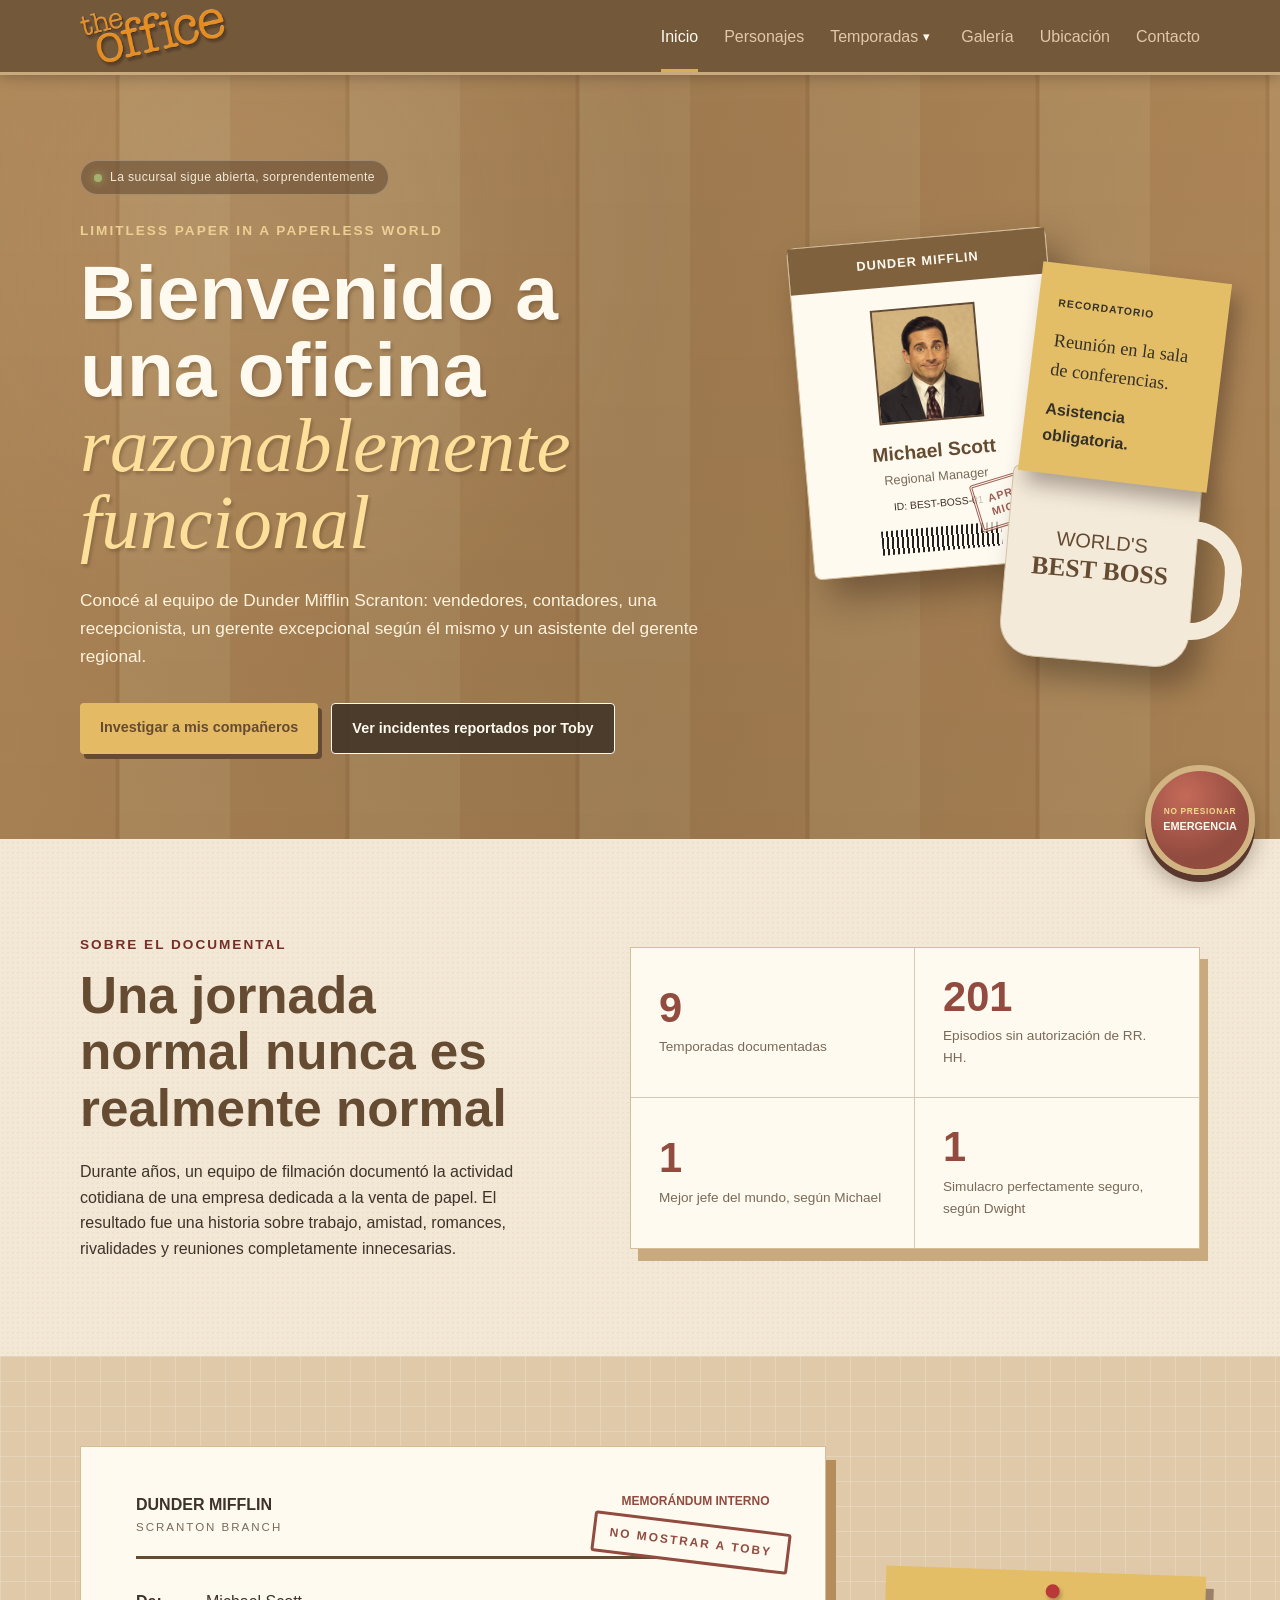
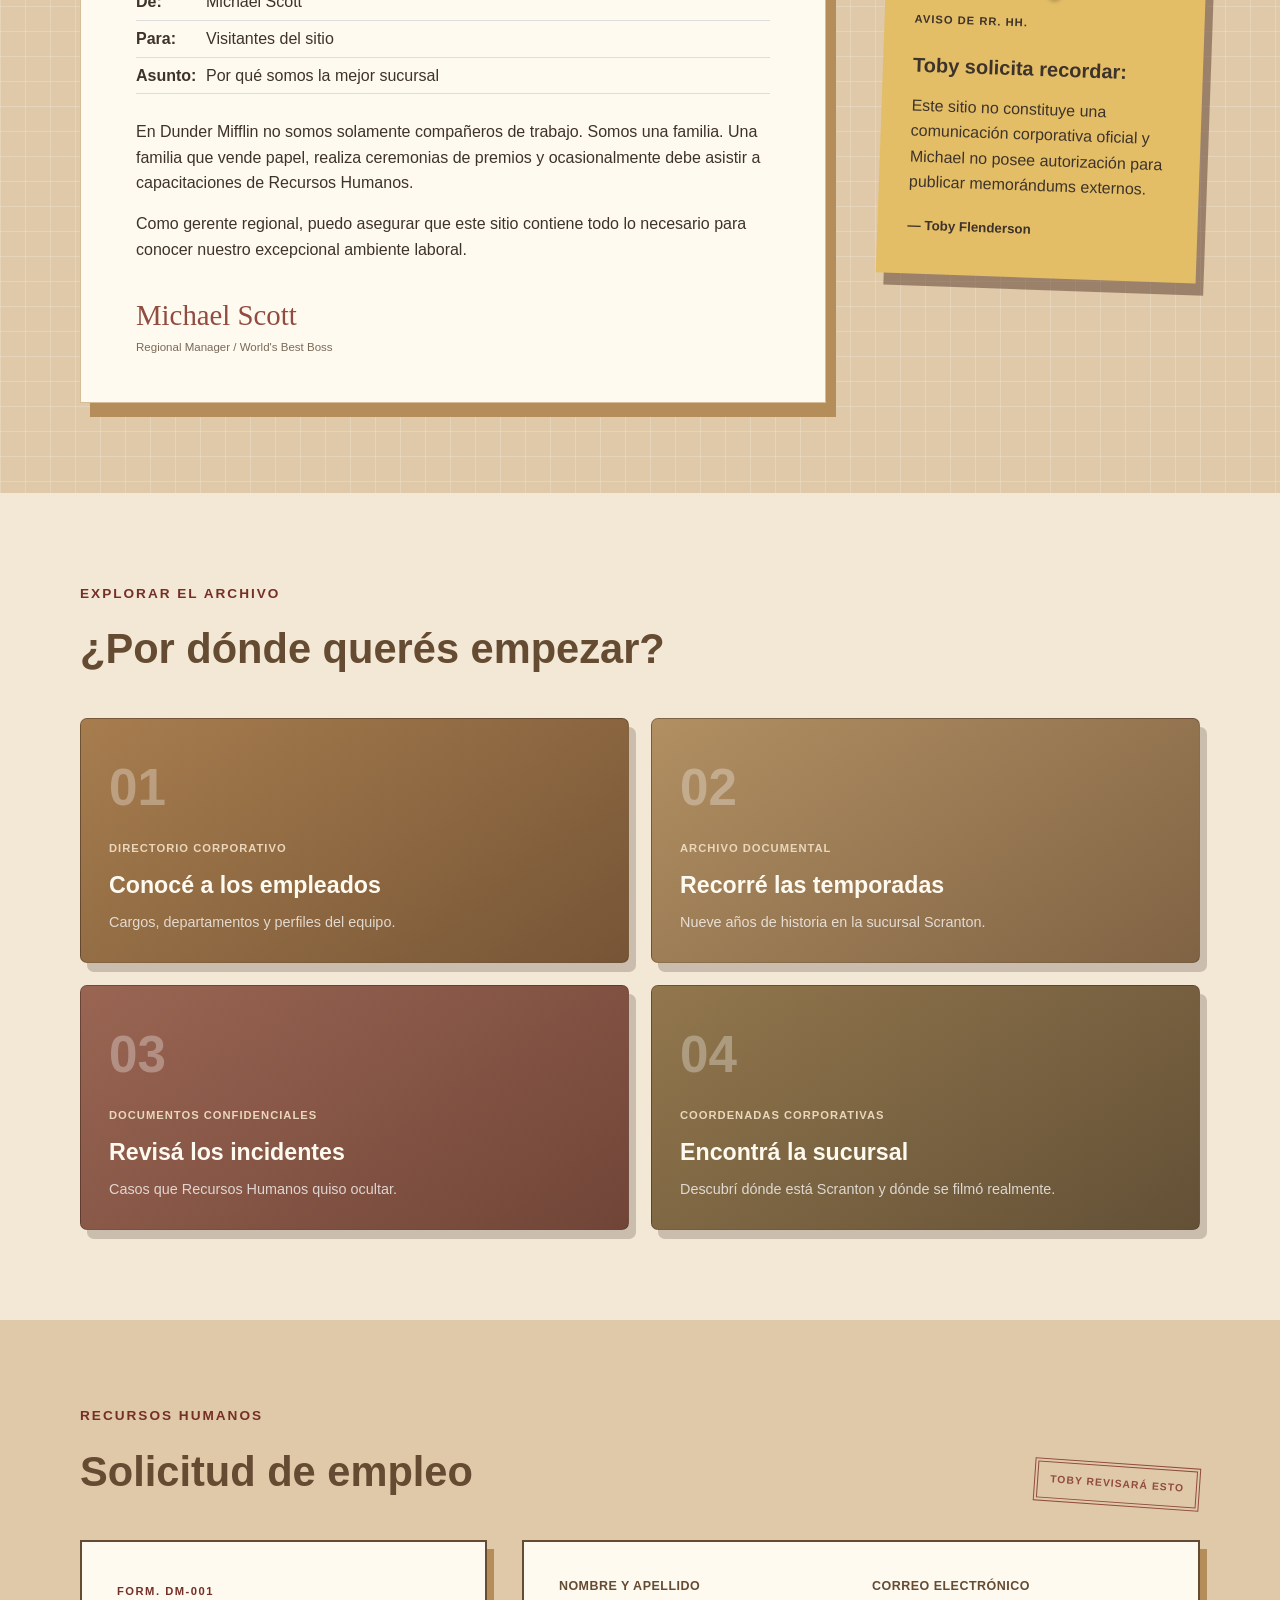
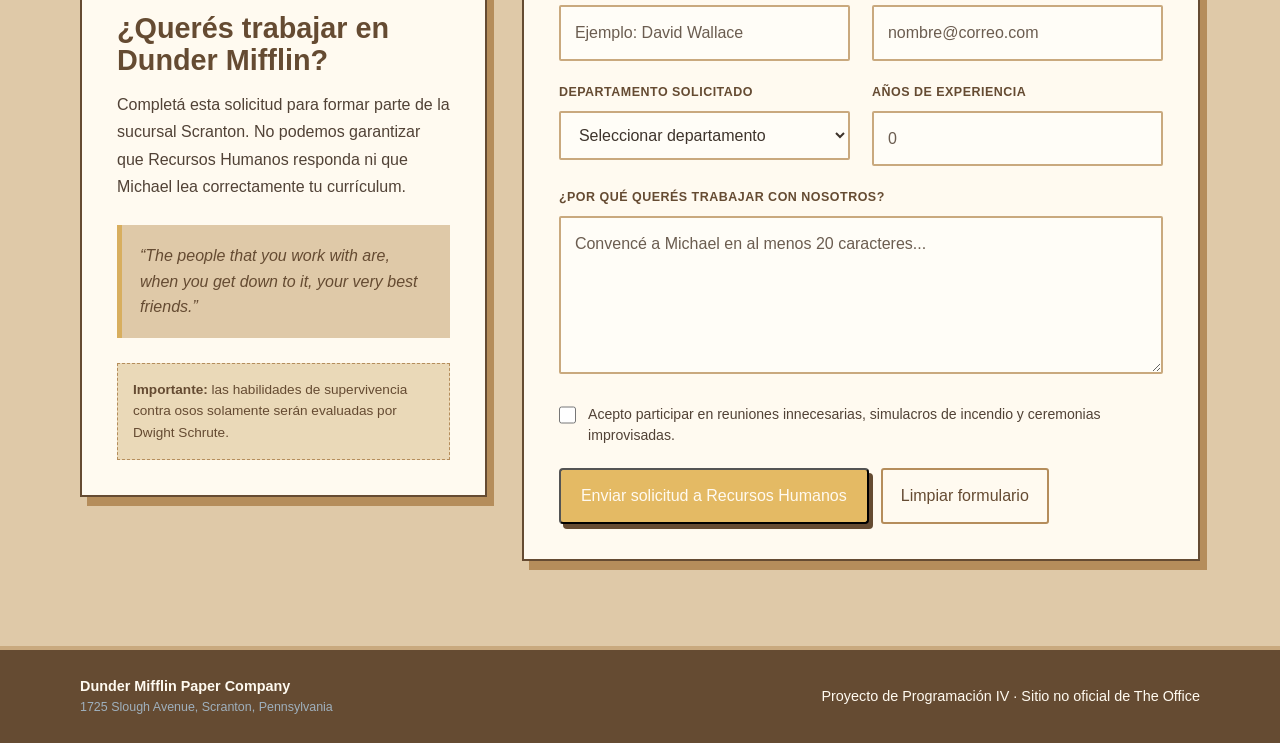
<file: index.html>
<!DOCTYPE html>
<html lang="es">

<head>
    <meta charset="UTF-8">
    <meta name="viewport" content="width=device-width, initial-scale=1.0">

    <title>Dunder Mifflin | Inicio</title>

    <link rel="stylesheet" href="css/styles.css">
</head>

<body>
    <header class="encabezado">
        <div class="contenedor navegacion">
            <a href="index.html" class="logo" aria-label="Ir al inicio">
                <img src="img/logo-the-office.webp" alt="The Office" class="logo-imagen">
            </a>

            <button type="button" class="boton-menu" aria-label="Abrir menú de navegación" aria-expanded="false">
                <span></span>
                <span></span>
                <span></span>
            </button>

            <nav class="navegacion-principal">
                <ul class="menu">
                    <li><a href="index.html" class="activo">Inicio</a></li>
                    <li><a href="pages/personajes.html">Personajes</a></li>
                    <li class="item-submenu">
                        <div class="enlace-con-submenu">
                            <a href="pages/temporadas.html">
                                Temporadas
                            </a>

                            <button
                                type="button"
                                class="boton-submenu"
                                aria-label="Mostrar opciones de temporadas"
                                aria-expanded="false"
                            >
                                ▾
                            </button>
                        </div>

                        <ul class="submenu">
                            <li>
                                <a href="pages/temporadas.html#temporadas-iniciales">
                                    Temporadas 1 a 3
                                </a>
                            </li>

                            <li>
                                <a href="pages/temporadas.html#epoca-dorada">
                                    Temporadas 4 a 6
                                </a>
                            </li>

                            <li>
                                <a href="pages/temporadas.html#etapa-final">
                                    Temporadas 7 a 9
                                </a>
                            </li>
                        </ul>
                    </li>
                    <li><a href="pages/momentos.html">Galería</a></li>
                    <li><a href="pages/ubicacion.html">Ubicación</a></li>
                    <li><a href="pages/contacto.html">Contacto</a></li>
                </ul>
            </nav>
        </div>
    </header>

    <main>
        <section class="portada-office">
            <div class="contenedor portada-grid">
                <div class="contenido-portada-office">
                    <div class="estado-sucursal">
                        <span class="indicador-activo"></span>
                        La sucursal sigue abierta, sorprendentemente
                    </div>

                    <p class="etiqueta">Limitless paper in a paperless world</p>

                    <h1>
                        Bienvenido a una oficina
                        <span>razonablemente funcional</span>
                    </h1>

                    <p class="descripcion-portada">
                        Conocé al equipo de Dunder Mifflin Scranton: vendedores,
                        contadores, una recepcionista, un gerente excepcional
                        según él mismo y un asistente del gerente regional.
                    </p>

                    <div class="acciones-portada">
                        <a href="pages/personajes.html" class="boton-principal">
                            Investigar a mis compañeros
                        </a>

                        <a href="pages/momentos.html" class="boton-secundario">
                            Ver incidentes reportados por Toby
                        </a>
                    </div>
                </div>

                <div class="escritorio-office">
                    <div class="credencial-michael">
                        <div class="sello-aprobado">
                            Aprobado por<br>
                            Michael Scott
                        </div>
                        <div class="franja-credencial">
                            DUNDER MIFFLIN
                        </div>

                        <div class="foto-credencial">
                            <img src="img/personajes/michael-scott.webp" alt="Michael Scott">
                        </div>

                        <div class="datos-credencial">
                            <strong>Michael Scott</strong>
                            <span>Regional Manager</span>
                            <small>ID: BEST-BOSS-01</small>
                        </div>

                        <div class="codigo-barras"></div>
                    </div>

                    <div class="taza-office">
                        <span>WORLD'S</span>
                        <strong>BEST BOSS</strong>
                    </div>

                    <div class="nota-escritorio">
                        <span>RECORDATORIO</span>
                        <p>Reunión en la sala de conferencias.</p>
                        <strong>Asistencia obligatoria.</strong>
                    </div>
                </div>
            </div>
        </section>

        <section class="resumen-serie contenedor">
            <div class="introduccion-serie">
                <p class="etiqueta">Sobre el documental</p>
                <h2>Una jornada normal nunca es realmente normal</h2>

                <p>
                    Durante años, un equipo de filmación documentó la actividad
                    cotidiana de una empresa dedicada a la venta de papel.
                    El resultado fue una historia sobre trabajo, amistad,
                    romances, rivalidades y reuniones completamente innecesarias.
                </p>
            </div>

            <div class="estadisticas-office">
                <article>
                    <strong>9</strong>
                    <span>Temporadas documentadas</span>
                </article>

                <article>
                    <strong>201</strong>
                    <span>Episodios sin autorización de RR. HH.</span>
                </article>

                <article>
                    <strong>1</strong>
                    <span>Mejor jefe del mundo, según Michael</span>
                </article>

                <article>
                    <strong>1</strong>
                    <span>Simulacro perfectamente seguro, según Dwight</span>
                </article>
            </div>
        </section>

        <section class="mensaje-gerencia">
            <div class="contenedor mensaje-grid">
                <div class="membrete">
                    <div class="sello-confidencial">
                        No mostrar a Toby
                    </div>
                    <div class="cabecera-memo">
                        <div>
                            <strong>DUNDER MIFFLIN</strong>
                            <span>Scranton Branch</span>
                        </div>

                        <span>MEMORÁNDUM INTERNO</span>
                    </div>

                    <dl class="datos-memo">
                        <div>
                            <dt>De:</dt>
                            <dd>Michael Scott</dd>
                        </div>

                        <div>
                            <dt>Para:</dt>
                            <dd>Visitantes del sitio</dd>
                        </div>

                        <div>
                            <dt>Asunto:</dt>
                            <dd>Por qué somos la mejor sucursal</dd>
                        </div>
                    </dl>

                    <div class="texto-memo">
                        <p>
                            En Dunder Mifflin no somos solamente compañeros
                            de trabajo. Somos una familia. Una familia que vende
                            papel, realiza ceremonias de premios y ocasionalmente
                            debe asistir a capacitaciones de Recursos Humanos.
                        </p>

                        <p>
                            Como gerente regional, puedo asegurar que este sitio
                            contiene todo lo necesario para conocer nuestro
                            excepcional ambiente laboral.
                        </p>
                    </div>

                    <div class="firma-michael">
                        Michael Scott
                        <span>Regional Manager / World's Best Boss</span>
                    </div>
                </div>

                <aside class="aviso-toby">
                    <div class="chincheta"></div>
                    <span>AVISO DE RR. HH.</span>

                    <h3>Toby solicita recordar:</h3>

                    <p>
                        Este sitio no constituye una comunicación corporativa
                        oficial y Michael no posee autorización para publicar
                        memorándums externos.
                    </p>

                    <small>— Toby Flenderson</small>
                </aside>
            </div>
        </section>

        <section class="accesos-office">
            <div class="contenedor">
                <div class="titulo-seccion">
                    <div>
                        <p class="etiqueta">Explorar el archivo</p>
                        <h2>¿Por dónde querés empezar?</h2>
                    </div>
                </div>

                <div class="grilla-accesos">
                    <a href="pages/personajes.html" class="acceso acceso-empleados">
                        <span class="numero-acceso">01</span>

                        <div>
                            <span>Directorio corporativo</span>
                            <h3>Conocé a los empleados</h3>
                            <p>Cargos, departamentos y perfiles del equipo.</p>
                        </div>
                    </a>

                    <a href="pages/temporadas.html" class="acceso acceso-temporadas">
                        <span class="numero-acceso">02</span>

                        <div>
                            <span>Archivo documental</span>
                            <h3>Recorré las temporadas</h3>
                            <p>Nueve años de historia en la sucursal Scranton.</p>
                        </div>
                    </a>

                    <a href="pages/momentos.html" class="acceso acceso-incidentes">
                        <span class="numero-acceso">03</span>

                        <div>
                            <span>Documentos confidenciales</span>
                            <h3>Revisá los incidentes</h3>
                            <p>Casos que Recursos Humanos quiso ocultar.</p>
                        </div>
                    </a>

                    <a href="pages/ubicacion.html" class="acceso acceso-ubicacion">
                        <span class="numero-acceso">04</span>

                        <div>
                            <span>Coordenadas corporativas</span>
                            <h3>Encontrá la sucursal</h3>
                            <p>
                                Descubrí dónde está Scranton y dónde se filmó realmente.
                            </p>
                        </div>
                    </a>
                </div>
            </div>
        </section>
        <section class="seccion-solicitud">
            <div class="contenedor">
                <div class="titulo-seccion">
                    <div>
                        <p class="etiqueta">Recursos Humanos</p>
                        <h2>Solicitud de empleo</h2>
                    </div>

                    <div class="sello-solicitud">
                        Toby revisará esto
                    </div>
                </div>

                <div class="solicitud-contenido">
                    <div class="introduccion-solicitud">
                        <span class="numero-formulario">FORM. DM-001</span>

                        <h3>¿Querés trabajar en Dunder Mifflin?</h3>

                        <p>
                            Completá esta solicitud para formar parte de la sucursal
                            Scranton. No podemos garantizar que Recursos Humanos
                            responda ni que Michael lea correctamente tu currículum.
                        </p>

                        <blockquote>
                            “The people that you work with are, when you get down
                            to it, your very best friends.”
                        </blockquote>

                        <div class="advertencia-solicitud">
                            <strong>Importante:</strong>
                            las habilidades de supervivencia contra osos solamente
                            serán evaluadas por Dwight Schrute.
                        </div>
                    </div>

                    <form id="formulario-empleo" class="formulario-empleo">
                        <div class="campo-formulario">
                            <label for="nombre-candidato">
                                Nombre y apellido
                            </label>

                            <input type="text" id="nombre-candidato" name="nombre" placeholder="Ejemplo: David Wallace"
                                required>
                        </div>

                        <div class="campo-formulario">
                            <label for="correo-candidato">
                                Correo electrónico
                            </label>

                            <input type="email" id="correo-candidato" name="correo" placeholder="nombre@correo.com"
                                required>
                        </div>

                        <div class="campo-formulario">
                            <label for="departamento-candidato">
                                Departamento solicitado
                            </label>

                            <select id="departamento-candidato" name="departamento" required>
                                <option value="">Seleccionar departamento</option>
                                <option value="Ventas">Ventas</option>
                                <option value="Contabilidad">Contabilidad</option>
                                <option value="Recepción">Recepción</option>
                                <option value="Recursos Humanos">
                                    Recursos Humanos
                                </option>
                                <option value="Control de calidad">
                                    Control de calidad
                                </option>
                                <option value="Asistente del gerente regional">
                                    Asistente del gerente regional
                                </option>
                            </select>
                        </div>

                        <div class="campo-formulario">
                            <label for="experiencia-candidato">
                                Años de experiencia
                            </label>

                            <input type="number" id="experiencia-candidato" name="experiencia" min="0" max="50"
                                placeholder="0" required>
                        </div>

                        <div class="campo-formulario campo-completo">
                            <label for="motivacion-candidato">
                                ¿Por qué querés trabajar con nosotros?
                            </label>

                            <textarea id="motivacion-candidato" name="motivacion" rows="5" minlength="20"
                                placeholder="Convencé a Michael en al menos 20 caracteres..." required></textarea>
                        </div>

                        <div class="campo-completo">
                            <label class="confirmacion-formulario">
                                <input type="checkbox" id="acepta-condiciones" required>

                                <span>
                                    Acepto participar en reuniones innecesarias,
                                    simulacros de incendio y ceremonias improvisadas.
                                </span>
                            </label>
                        </div>

                        <div class="campo-completo acciones-formulario">
                            <button type="submit" class="boton-principal">
                                Enviar solicitud a Recursos Humanos
                            </button>

                            <button type="reset" class="boton-limpiar">
                                Limpiar formulario
                            </button>
                        </div>

                        <div id="respuesta-formulario" class="respuesta-formulario" role="status" aria-live="polite">
                        </div>
                    </form>
                </div>
            </div>
        </section>
    </main>

    <footer class="pie">
        <div class="contenedor pie-contenido">
            <div>
                <strong>Dunder Mifflin Paper Company</strong>
                <p>1725 Slough Avenue, Scranton, Pennsylvania</p>
            </div>

            <p>Proyecto de Programación IV · Sitio no oficial de The Office</p>
        </div>
    </footer>
    <!-- Botón de emergencia -->

    <button type="button" id="boton-emergencia" class="boton-emergencia" aria-label="Activar protocolo de emergencia">
        <span>NO PRESIONAR</span>
        Emergencia
    </button>

    <!-- Ventana de emergencia -->

    <div id="modal-emergencia" class="modal-emergencia" aria-hidden="true">
        <div class="alerta-dwight">
            <button type="button" id="cerrar-emergencia" class="cerrar-emergencia" aria-label="Cerrar ventana">
                ×
            </button>

            <div class="icono-alerta">!</div>

            <p class="codigo-alerta">PROTOCOLO SCHRUTE 01</p>

            <h2>¡Se ha declarado una emergencia!</h2>

            <p id="mensaje-emergencia">
                Dwight bloqueó todas las salidas para evaluar tu capacidad
                de supervivencia.
            </p>

            <div id="acciones-emergencia" class="acciones-emergencia">
                <button type="button" id="seguir-dwight">
                    Seguir las instrucciones de Dwight
                </button>

                <button type="button" id="avisar-toby">
                    Avisarle a Toby
                </button>
            </div>

            <div id="resultado-emergencia" class="resultado-emergencia"></div>
        </div>
    </div>
    <script src="js/main.js"></script>
</body>

</html>
</file>
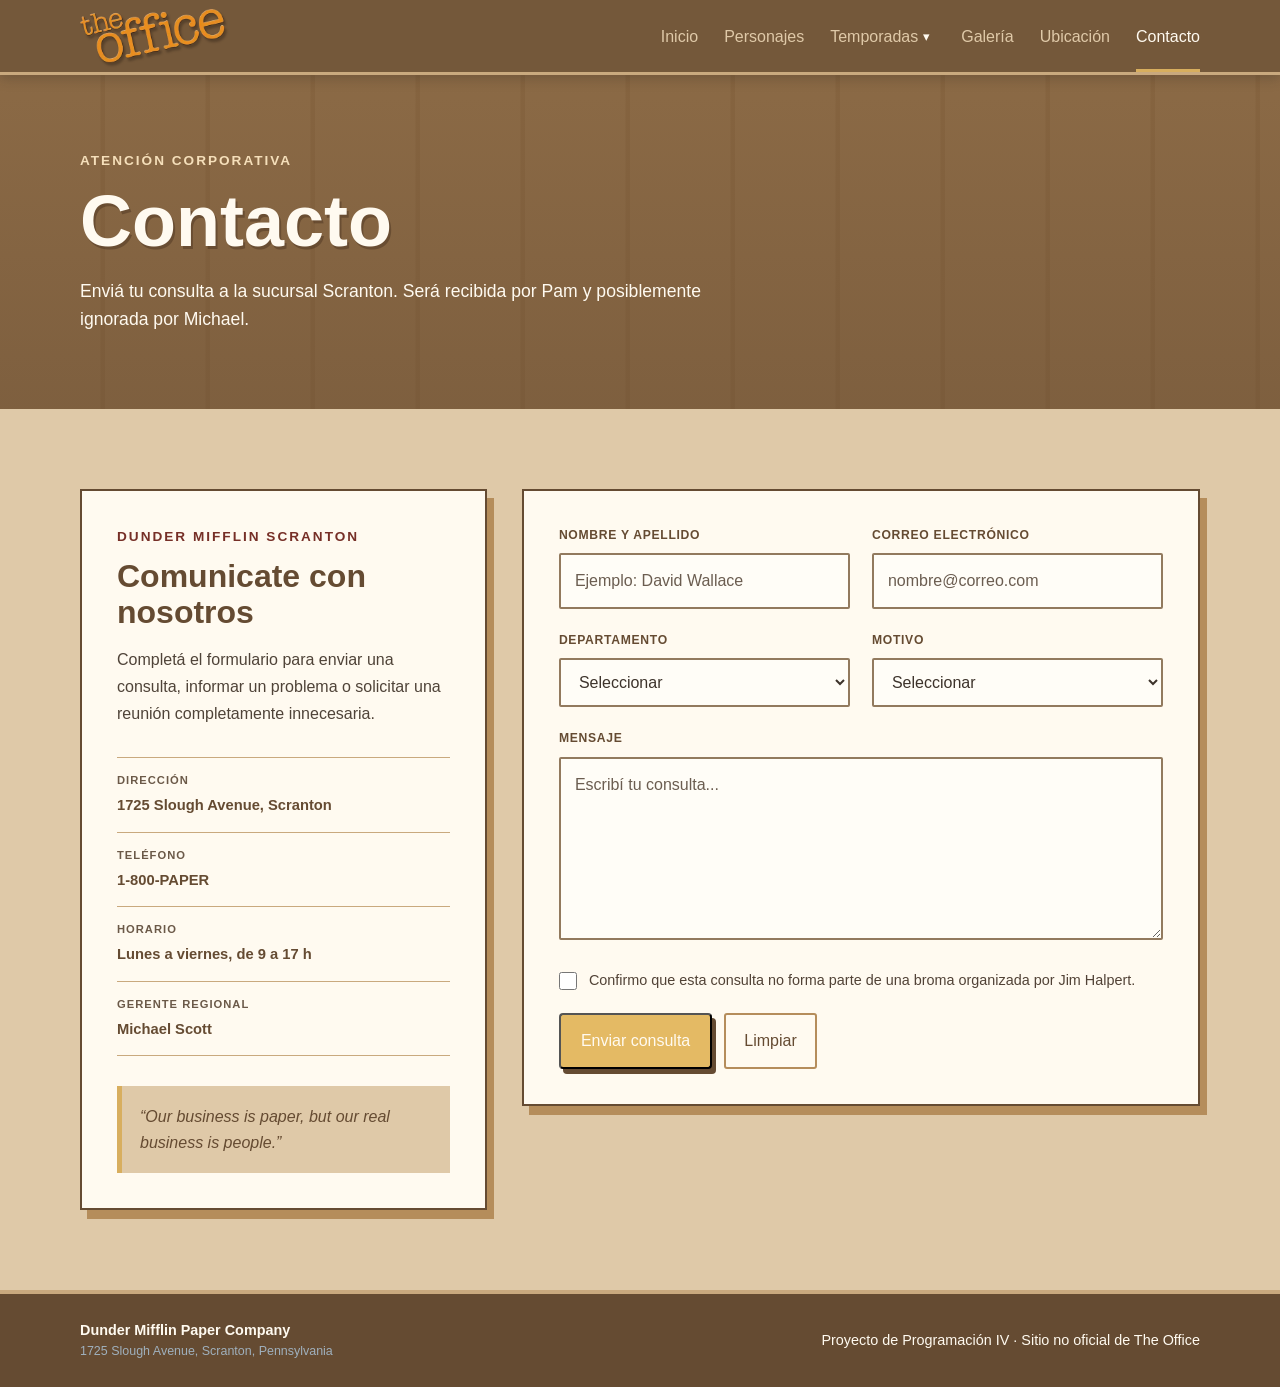
<file: pages/contacto.html>
<!DOCTYPE html>
<html lang="es">

<head>
    <meta charset="UTF-8">
    <meta name="viewport" content="width=device-width, initial-scale=1.0">

    <title>Dunder Mifflin | Contacto</title>

    <link rel="stylesheet" href="../css/styles.css">
</head>

<body>
    <header class="encabezado">
        <div class="contenedor navegacion">
        <a href="../index.html" class="logo" aria-label="Ir al inicio">
            <img src="../img/logo-the-office.webp" alt="The Office" class="logo-imagen">
        </a>

            <button
                type="button"
                class="boton-menu"
                aria-label="Abrir menú de navegación"
                aria-expanded="false"
            >
                <span></span>
                <span></span>
                <span></span>
            </button>

            <nav class="navegacion-principal">
                <ul class="menu">
                    <li><a href="../index.html">Inicio</a></li>
                    <li><a href="personajes.html">Personajes</a></li>
                    <li class="item-submenu">
                        <div class="enlace-con-submenu">
                            <a href="temporadas.html">
                                Temporadas
                            </a>

                            <button
                                type="button"
                                class="boton-submenu"
                                aria-label="Mostrar opciones de temporadas"
                                aria-expanded="false"
                            >
                                ▾
                            </button>
                        </div>

                        <ul class="submenu">
                            <li>
                                <a href="temporadas.html#temporadas-iniciales">
                                    Temporadas 1 a 3
                                </a>
                            </li>

                            <li>
                                <a href="temporadas.html#epoca-dorada">
                                    Temporadas 4 a 6
                                </a>
                            </li>

                            <li>
                                <a href="temporadas.html#etapa-final">
                                    Temporadas 7 a 9
                                </a>
                            </li>
                        </ul>
                    </li>
                    <li><a href="momentos.html">Galería</a></li>
                    <li><a href="ubicacion.html">Ubicación</a></li>
                    <li>
                        <a href="contacto.html" class="activo">
                            Contacto
                        </a>
                    </li>
                </ul>
            </nav>
        </div>
    </header>

    <main>
        <section class="encabezado-pagina">
            <div class="contenedor">
                <p class="etiqueta">Atención corporativa</p>

                <h1>Contacto</h1>

                <p>
                    Enviá tu consulta a la sucursal Scranton. Será recibida
                    por Pam y posiblemente ignorada por Michael.
                </p>
            </div>
        </section>

        <section class="seccion-contacto">
            <div class="contenedor contacto-contenido">
                <div class="informacion-contacto">
                    <p class="etiqueta">Dunder Mifflin Scranton</p>

                    <h2>Comunicate con nosotros</h2>

                    <p>
                        Completá el formulario para enviar una consulta,
                        informar un problema o solicitar una reunión
                        completamente innecesaria.
                    </p>

                    <div class="datos-contacto">
                        <div>
                            <span>Dirección</span>
                            <strong>
                                1725 Slough Avenue, Scranton
                            </strong>
                        </div>

                        <div>
                            <span>Teléfono</span>
                            <strong>1-800-PAPER</strong>
                        </div>

                        <div>
                            <span>Horario</span>
                            <strong>Lunes a viernes, de 9 a 17 h</strong>
                        </div>

                        <div>
                            <span>Gerente regional</span>
                            <strong>Michael Scott</strong>
                        </div>
                    </div>

                    <blockquote>
                        “Our business is paper, but our real business
                        is people.”
                    </blockquote>
                </div>

                <form id="formulario-contacto" class="formulario-contacto">
                    <div class="campo-contacto">
                        <label for="nombre-contacto">
                            Nombre y apellido
                        </label>

                        <input
                            type="text"
                            id="nombre-contacto"
                            name="nombre"
                            placeholder="Ejemplo: David Wallace"
                            required
                        >
                    </div>

                    <div class="campo-contacto">
                        <label for="correo-contacto">
                            Correo electrónico
                        </label>

                        <input
                            type="email"
                            id="correo-contacto"
                            name="correo"
                            placeholder="nombre@correo.com"
                            required
                        >
                    </div>

                    <div class="campo-contacto">
                        <label for="departamento-contacto">
                            Departamento
                        </label>

                        <select
                            id="departamento-contacto"
                            name="departamento"
                            required
                        >
                            <option value="">Seleccionar</option>
                            <option value="Ventas">Ventas</option>
                            <option value="Contabilidad">
                                Contabilidad
                            </option>
                            <option value="Recursos Humanos">
                                Recursos Humanos
                            </option>
                            <option value="Gerencia">Gerencia</option>
                        </select>
                    </div>

                    <div class="campo-contacto">
                        <label for="motivo-contacto">
                            Motivo
                        </label>

                        <select
                            id="motivo-contacto"
                            name="motivo"
                            required
                        >
                            <option value="">Seleccionar</option>
                            <option value="Consulta general">
                                Consulta general
                            </option>
                            <option value="Compra de papel">
                                Compra de papel
                            </option>
                            <option value="Reclamo">Reclamo</option>
                            <option value="Emergencia causada por Dwight">
                                Emergencia causada por Dwight
                            </option>
                        </select>
                    </div>

                    <div class="campo-contacto campo-contacto-completo">
                        <label for="mensaje-contacto">
                            Mensaje
                        </label>

                        <textarea
                            id="mensaje-contacto"
                            name="mensaje"
                            rows="6"
                            minlength="10"
                            maxlength="500"
                            placeholder="Escribí tu consulta..."
                            required
                        ></textarea>
                    </div>

                    <label class="aceptacion-contacto campo-contacto-completo">
                        <input
                            type="checkbox"
                            id="acepta-contacto"
                            required
                        >

                        <span>
                            Confirmo que esta consulta no forma parte
                            de una broma organizada por Jim Halpert.
                        </span>
                    </label>

                    <div class="acciones-contacto campo-contacto-completo">
                        <button type="submit" class="boton-principal">
                            Enviar consulta
                        </button>

                        <button type="reset" class="boton-limpiar">
                            Limpiar
                        </button>
                    </div>

                    <div
                        id="respuesta-contacto"
                        class="respuesta-contacto campo-contacto-completo"
                        role="status"
                        aria-live="polite"
                    ></div>
                </form>
            </div>
        </section>
    </main>

    <footer class="pie">
        <div class="contenedor pie-contenido">
            <div>
                <strong>Dunder Mifflin Paper Company</strong>
                <p>1725 Slough Avenue, Scranton, Pennsylvania</p>
            </div>

            <p>
                Proyecto de Programación IV · Sitio no oficial de The Office
            </p>
        </div>
    </footer>

    <script src="../js/main.js"></script>
</body>

</html>
</file>
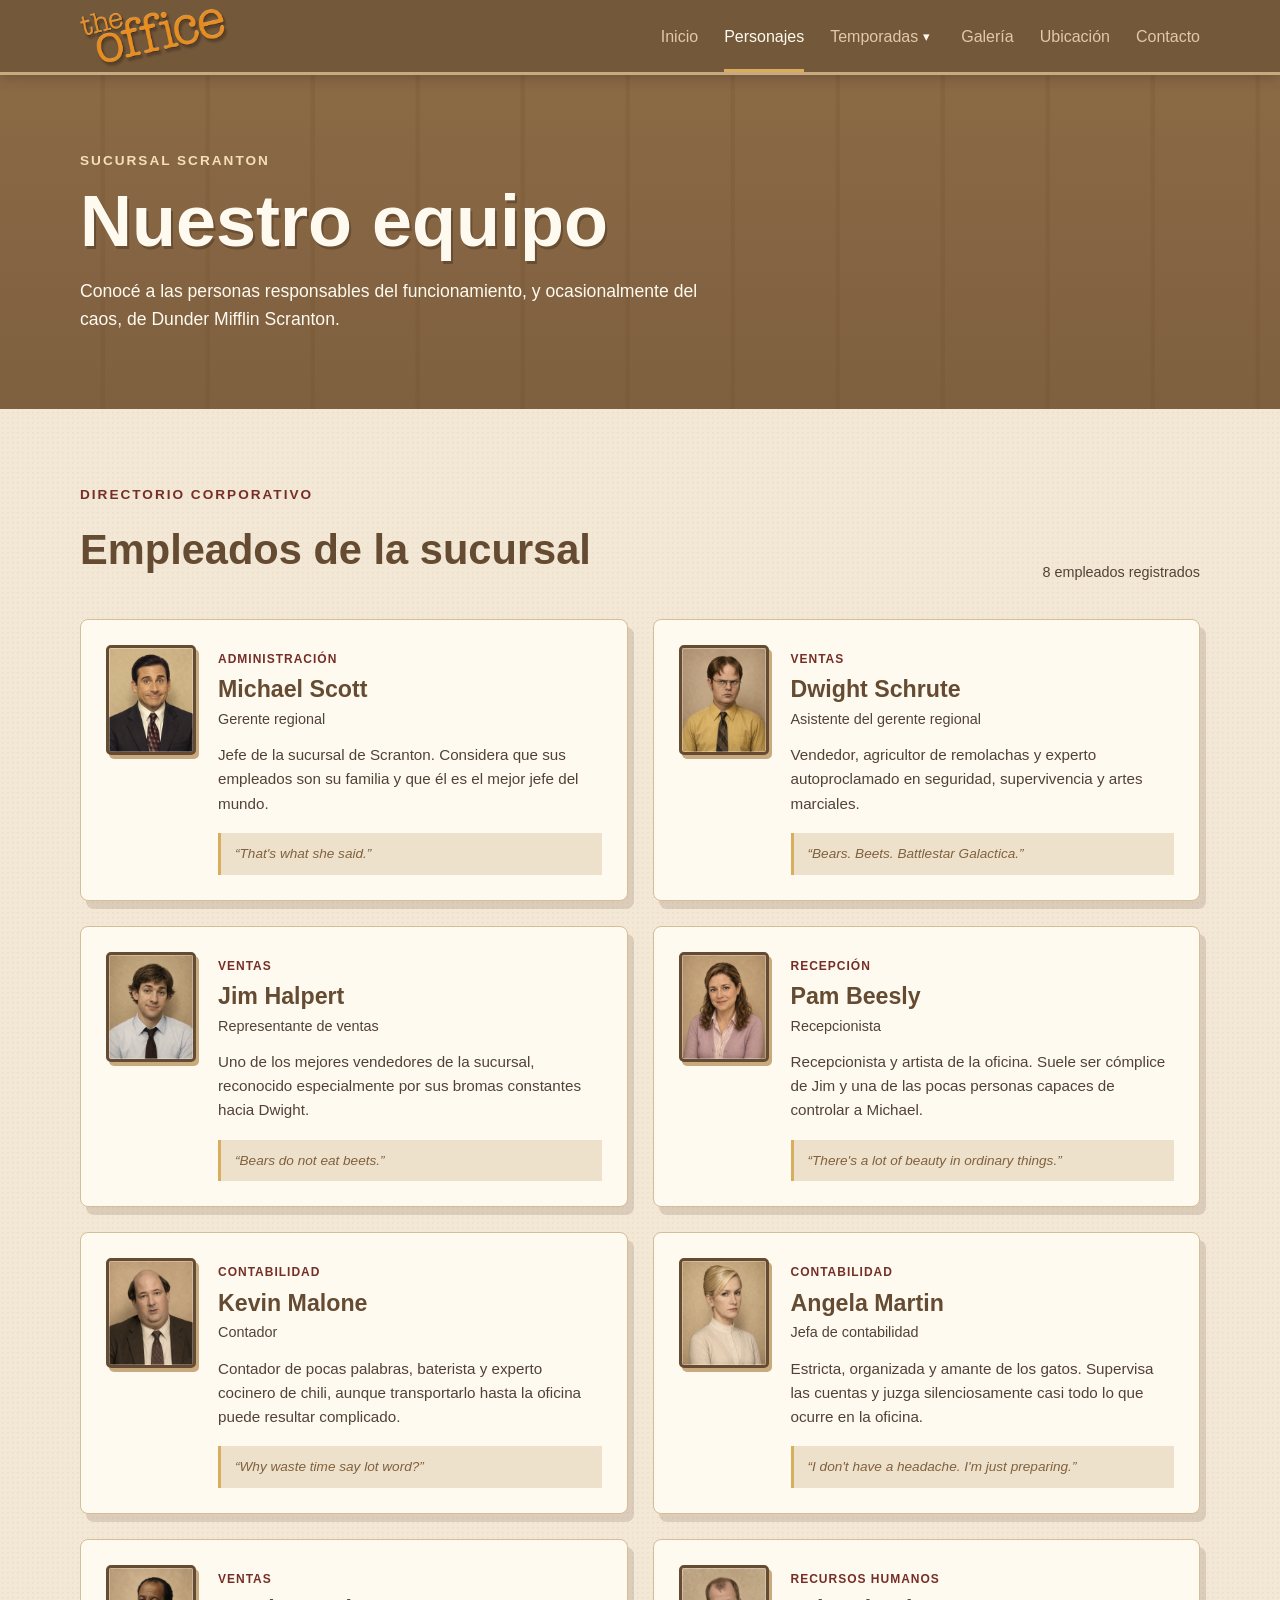
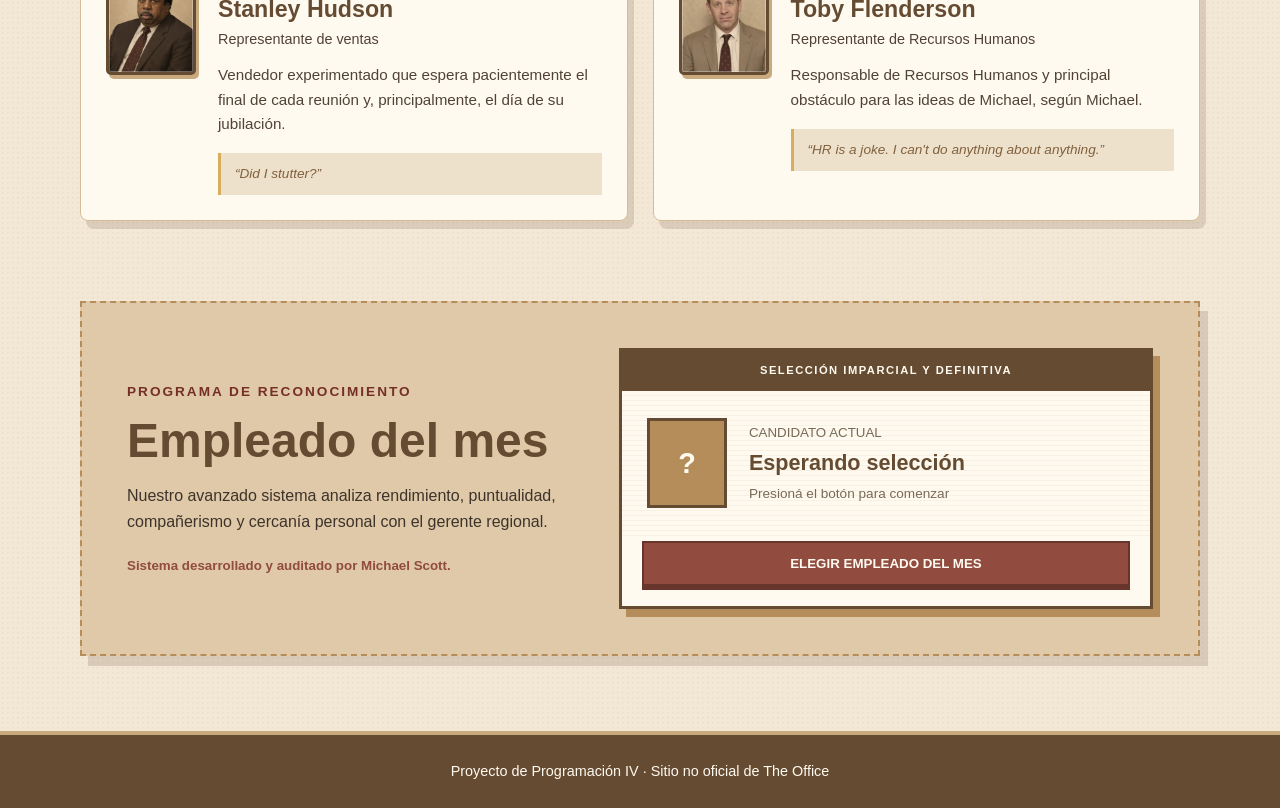
<file: pages/personajes.html>
<!DOCTYPE html>
<html lang="es">

<head>
    <meta charset="UTF-8">
    <meta name="viewport" content="width=device-width, initial-scale=1.0">

    <title>Dunder Mifflin | Personajes</title>

    <link rel="stylesheet" href="../css/styles.css">
</head>

<body>
    <header class="encabezado">
        <div class="contenedor navegacion">
        <a href="../index.html" class="logo" aria-label="Ir al inicio">
            <img src="../img/logo-the-office.webp" alt="The Office" class="logo-imagen">
        </a>

            <button type="button" class="boton-menu" aria-label="Abrir menú de navegación" aria-expanded="false">
                <span></span>
                <span></span>
                <span></span>
            </button>

            <nav class="navegacion-principal">
                <ul class="menu">
                    <li><a href="../index.html">Inicio</a></li>
                    <li><a href="personajes.html" class="activo">Personajes</a></li>
                    <li class="item-submenu">
                        <div class="enlace-con-submenu">
                            <a href="temporadas.html">
                                Temporadas
                            </a>

                            <button
                                type="button"
                                class="boton-submenu"
                                aria-label="Mostrar opciones de temporadas"
                                aria-expanded="false"
                            >
                                ▾
                            </button>
                        </div>

                        <ul class="submenu">
                            <li>
                                <a href="temporadas.html#temporadas-iniciales">
                                    Temporadas 1 a 3
                                </a>
                            </li>

                            <li>
                                <a href="temporadas.html#epoca-dorada">
                                    Temporadas 4 a 6
                                </a>
                            </li>

                            <li>
                                <a href="temporadas.html#etapa-final">
                                    Temporadas 7 a 9
                                </a>
                            </li>
                        </ul>
                    </li>
                    <li><a href="momentos.html">Galería</a></li>
                    <li><a href="ubicacion.html">Ubicación</a></li>
                    <li><a href="contacto.html">Contacto</a></li>
                </ul>
            </nav>
        </div>
    </header>

    <main>
        <section class="encabezado-pagina">
            <div class="contenedor">
                <p class="etiqueta">Sucursal Scranton</p>
                <h1>Nuestro equipo</h1>

                <p>
                    Conocé a las personas responsables del funcionamiento,
                    y ocasionalmente del caos, de Dunder Mifflin Scranton.
                </p>
            </div>
        </section>

        <section class="contenedor seccion-personajes">
            <div class="titulo-seccion">
                <div>
                    <p class="etiqueta">Directorio corporativo</p>
                    <h2>Empleados de la sucursal</h2>
                </div>

                <p class="cantidad-empleados">8 empleados registrados</p>
            </div>

            <div class="grilla-personajes">
                <article class="tarjeta-personaje">
                    <div class="avatar">
                        <img src="../img/personajes/michael-scott.webp" alt="Michael Scott">
                    </div>

                    <div class="informacion-personaje">
                        <span class="departamento">Administración</span>
                        <h3>Michael Scott</h3>
                        <p class="cargo">Gerente regional</p>

                        <p>
                            Jefe de la sucursal de Scranton. Considera que sus
                            empleados son su familia y que él es el mejor jefe
                            del mundo.
                        </p>

                        <blockquote>
                            “That's what she said.”
                        </blockquote>
                    </div>
                </article>

                <article class="tarjeta-personaje">
                    <div class="avatar">
                        <img src="../img/personajes/dwight-schrute.webp" alt="Dwight Schrute">
                    </div>

                    <div class="informacion-personaje">
                        <span class="departamento">Ventas</span>
                        <h3>Dwight Schrute</h3>
                        <p class="cargo">Asistente del gerente regional</p>

                        <p>
                            Vendedor, agricultor de remolachas y experto
                            autoproclamado en seguridad, supervivencia y
                            artes marciales.
                        </p>

                        <blockquote>
                            “Bears. Beets. Battlestar Galactica.”
                        </blockquote>
                    </div>
                </article>

                <article class="tarjeta-personaje">
                    <div class="avatar">
                        <img src="../img/personajes/jim-halpert.webp" alt="Jim Halpert">
                    </div>

                    <div class="informacion-personaje">
                        <span class="departamento">Ventas</span>
                        <h3>Jim Halpert</h3>
                        <p class="cargo">Representante de ventas</p>

                        <p>
                            Uno de los mejores vendedores de la sucursal,
                            reconocido especialmente por sus bromas constantes
                            hacia Dwight.
                        </p>

                        <blockquote>
                            “Bears do not eat beets.”
                        </blockquote>
                    </div>
                </article>

                <article class="tarjeta-personaje">
                    <div class="avatar">
                        <img src="../img/personajes/pam-beesly.webp" alt="Pam Beesly">
                    </div>

                    <div class="informacion-personaje">
                        <span class="departamento">Recepción</span>
                        <h3>Pam Beesly</h3>
                        <p class="cargo">Recepcionista</p>

                        <p>
                            Recepcionista y artista de la oficina. Suele ser
                            cómplice de Jim y una de las pocas personas capaces
                            de controlar a Michael.
                        </p>

                        <blockquote>
                            “There's a lot of beauty in ordinary things.”
                        </blockquote>
                    </div>
                </article>

                <article class="tarjeta-personaje">
                    <div class="avatar">
                        <img src="../img/personajes/kevin-malone.webp" alt="Kevin Malone">
                    </div>

                    <div class="informacion-personaje">
                        <span class="departamento">Contabilidad</span>
                        <h3>Kevin Malone</h3>
                        <p class="cargo">Contador</p>

                        <p>
                            Contador de pocas palabras, baterista y experto
                            cocinero de chili, aunque transportarlo hasta la
                            oficina puede resultar complicado.
                        </p>

                        <blockquote>
                            “Why waste time say lot word?”
                        </blockquote>
                    </div>
                </article>

                <article class="tarjeta-personaje">
                    <div class="avatar">
                        <img src="../img/personajes/angela-martin.webp" alt="Angela Martin">
                    </div>

                    <div class="informacion-personaje">
                        <span class="departamento">Contabilidad</span>
                        <h3>Angela Martin</h3>
                        <p class="cargo">Jefa de contabilidad</p>

                        <p>
                            Estricta, organizada y amante de los gatos.
                            Supervisa las cuentas y juzga silenciosamente
                            casi todo lo que ocurre en la oficina.
                        </p>

                        <blockquote>
                            “I don't have a headache. I'm just preparing.”
                        </blockquote>
                    </div>
                </article>

                <article class="tarjeta-personaje">
                    <div class="avatar">
                        <img src="../img/personajes/stanley-hudson.webp" alt="Stanley Hudson">
                    </div>

                    <div class="informacion-personaje">
                        <span class="departamento">Ventas</span>
                        <h3>Stanley Hudson</h3>
                        <p class="cargo">Representante de ventas</p>

                        <p>
                            Vendedor experimentado que espera pacientemente
                            el final de cada reunión y, principalmente,
                            el día de su jubilación.
                        </p>

                        <blockquote>
                            “Did I stutter?”
                        </blockquote>
                    </div>
                </article>

                <article class="tarjeta-personaje">
                    <div class="avatar">
                        <img src="../img/personajes/toby-flenderson.webp" alt="Toby Flenderson">
                    </div>

                    <div class="informacion-personaje">
                        <span class="departamento">Recursos Humanos</span>
                        <h3>Toby Flenderson</h3>
                        <p class="cargo">Representante de Recursos Humanos</p>

                        <p>
                            Responsable de Recursos Humanos y principal
                            obstáculo para las ideas de Michael, según Michael.
                        </p>

                        <blockquote>
                            “HR is a joke. I can't do anything about anything.”
                        </blockquote>
                    </div>
                </article>
            </div>
            <div class="empleado-del-mes">
                <div class="explicacion-premio">
                    <p class="etiqueta">Programa de reconocimiento</p>
                    <h2>Empleado del mes</h2>

                    <p>
                        Nuestro avanzado sistema analiza rendimiento, puntualidad,
                        compañerismo y cercanía personal con el gerente regional.
                    </p>

                    <small>
                        Sistema desarrollado y auditado por Michael Scott.
                    </small>
                </div>

                <div class="maquina-premio">
                    <div class="cabecera-maquina">
                        SELECCIÓN IMPARCIAL Y DEFINITIVA
                    </div>

                    <div id="pantalla-empleado" class="pantalla-empleado">
                        <span class="iniciales-ganador">?</span>

                        <div>
                            <small>Candidato actual</small>
                            <strong id="nombre-ganador">Esperando selección</strong>
                            <span id="cargo-ganador">Presioná el botón para comenzar</span>
                        </div>
                    </div>

                    <button type="button" id="elegir-empleado" class="elegir-empleado">
                        Elegir empleado del mes
                    </button>

                    <div id="resultado-premio" class="resultado-premio"></div>
                </div>
            </div>
        </section>
    </main>

    <footer class="pie">
        <div class="contenedor">
            <p>Proyecto de Programación IV · Sitio no oficial de The Office</p>
        </div>
    </footer>

    <script src="../js/main.js"></script>
</body>

</html>
</file>
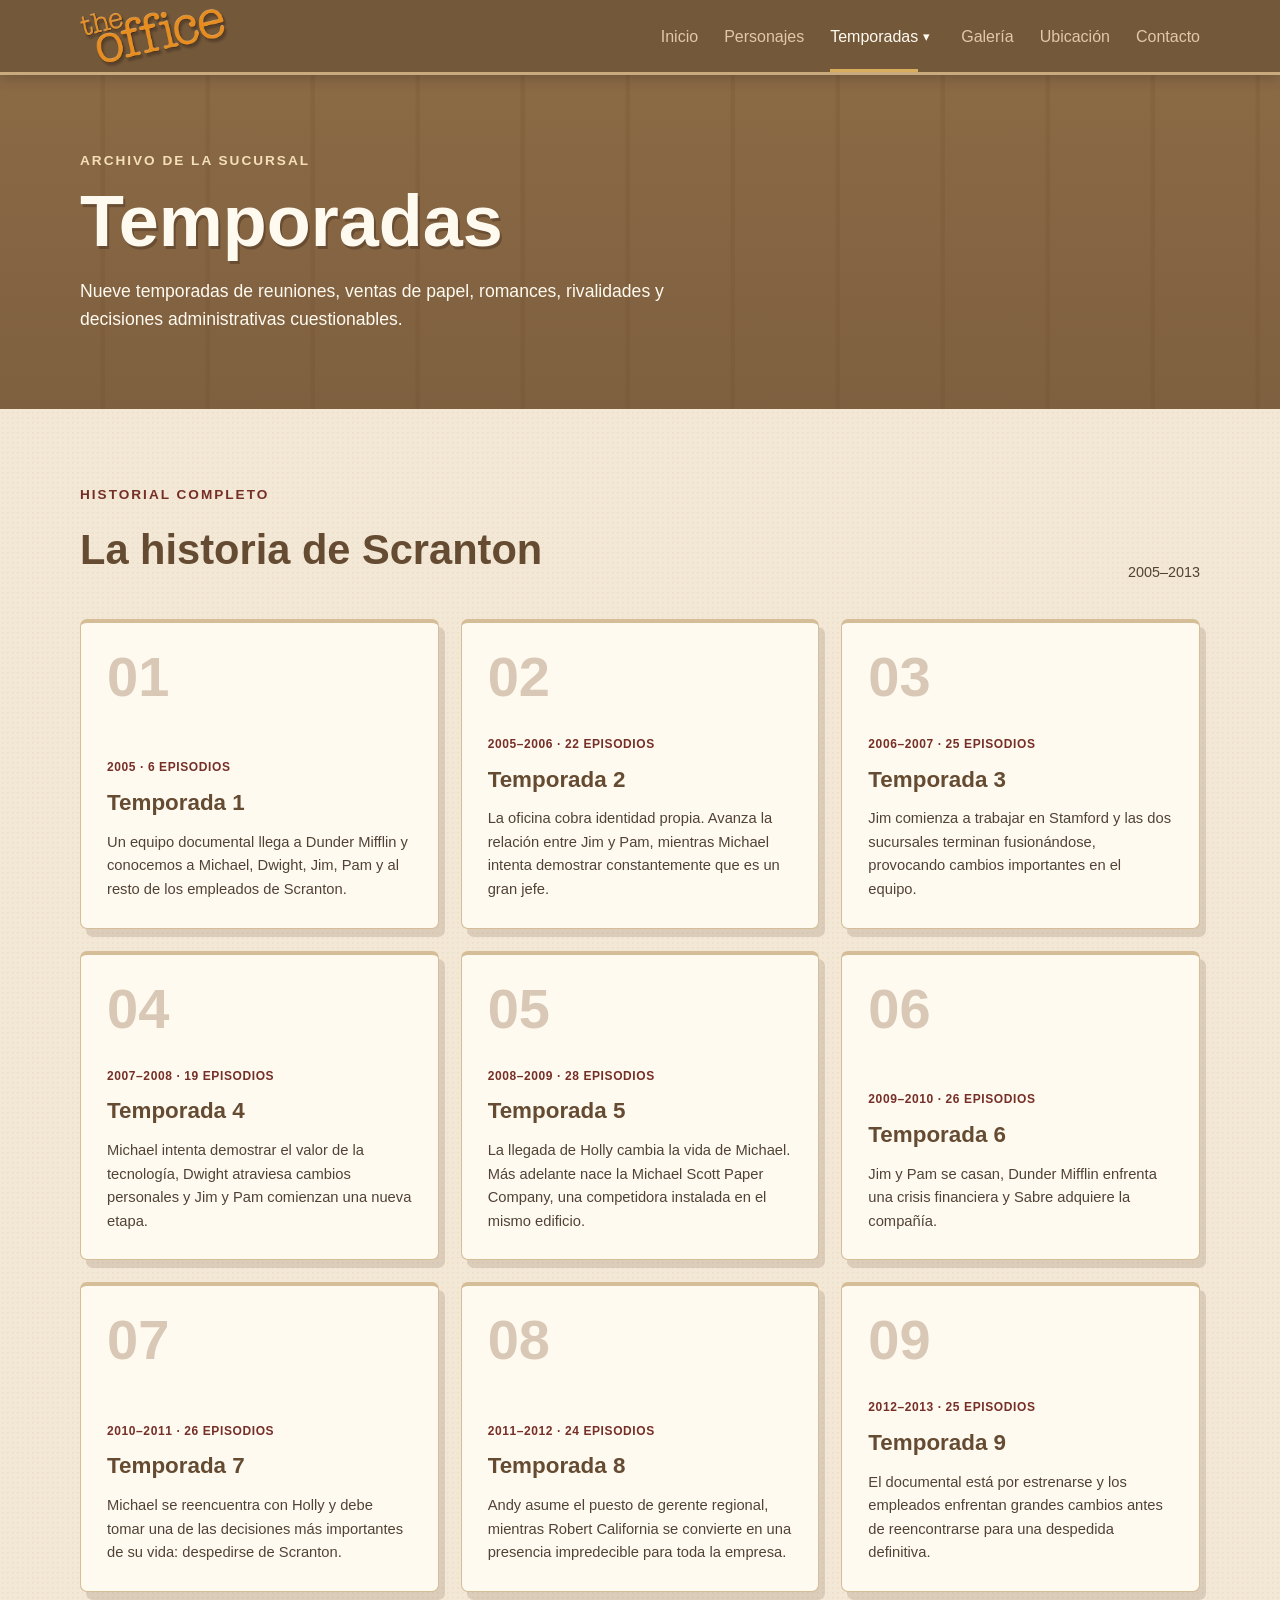
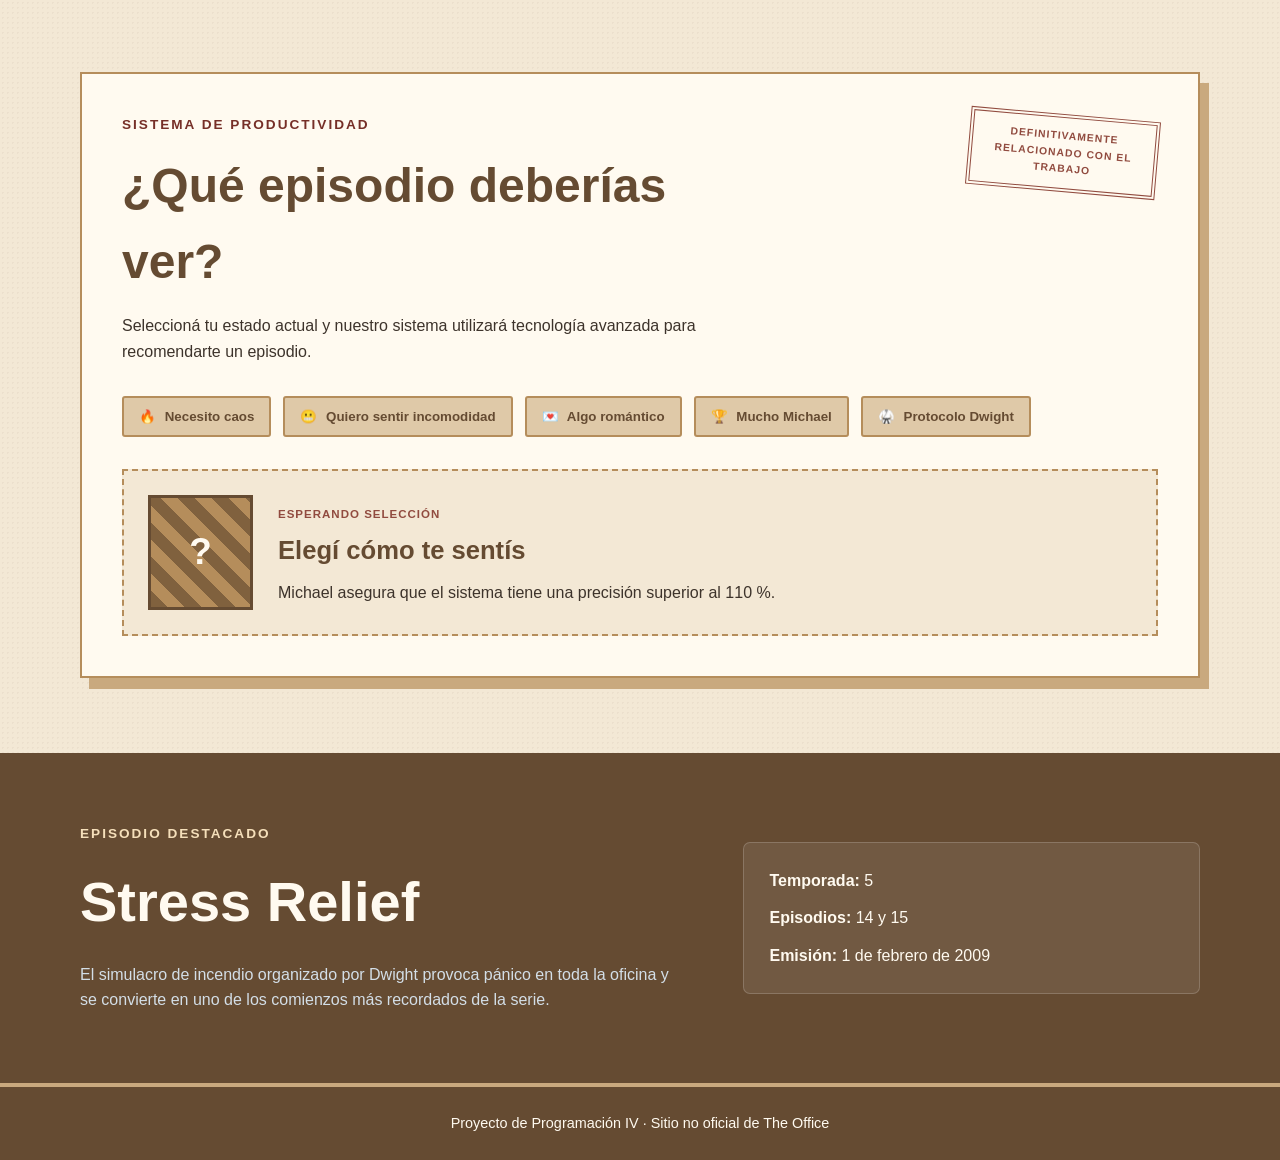
<file: pages/temporadas.html>
<!DOCTYPE html>
<html lang="es">

<head>
    <meta charset="UTF-8">
    <meta name="viewport" content="width=device-width, initial-scale=1.0">

    <title>Dunder Mifflin | Temporadas</title>

    <link rel="stylesheet" href="../css/styles.css">
</head>

<body>
    <header class="encabezado">
        <div class="contenedor navegacion">
        <a href="../index.html" class="logo" aria-label="Ir al inicio">
            <img src="../img/logo-the-office.webp" alt="The Office" class="logo-imagen">
        </a>

            <button type="button" class="boton-menu" aria-label="Abrir menú de navegación" aria-expanded="false">
                <span></span>
                <span></span>
                <span></span>
            </button>

            <nav class="navegacion-principal">
                <ul class="menu">
                    <li><a href="../index.html">Inicio</a></li>
                    <li><a href="personajes.html">Personajes</a></li>
                    <li class="item-submenu">
                        <div class="enlace-con-submenu">
                            <a href="temporadas.html" class="activo">
                                Temporadas
                            </a>

                            <button
                                type="button"
                                class="boton-submenu"
                                aria-label="Mostrar opciones de temporadas"
                                aria-expanded="false"
                            >
                                ▾
                            </button>
                        </div>

                        <ul class="submenu">
                            <li>
                                <a href="temporadas.html#temporadas-iniciales">
                                    Temporadas 1 a 3
                                </a>
                            </li>

                            <li>
                                <a href="temporadas.html#epoca-dorada">
                                    Temporadas 4 a 6
                                </a>
                            </li>

                            <li>
                                <a href="temporadas.html#etapa-final">
                                    Temporadas 7 a 9
                                </a>
                            </li>
                        </ul>
                    </li>
                    <li><a href="momentos.html">Galería</a></li>
                    <li><a href="ubicacion.html">Ubicación</a></li>
                    <li><a href="contacto.html">Contacto</a></li>
                </ul>
            </nav>
        </div>
    </header>

    <main>
        <section class="encabezado-pagina">
            <div class="contenedor">
                <p class="etiqueta">Archivo de la sucursal</p>
                <h1>Temporadas</h1>

                <p>
                    Nueve temporadas de reuniones, ventas de papel, romances,
                    rivalidades y decisiones administrativas cuestionables.
                </p>
            </div>
        </section>

        <section class="contenedor seccion-temporadas">
            <div class="titulo-seccion">
                <div>
                    <p class="etiqueta">Historial completo</p>
                    <h2>La historia de Scranton</h2>
                </div>

                <p class="cantidad-empleados">2005–2013</p>
            </div>

            <div class="grilla-temporadas">
                <article id="temporadas-iniciales" class="tarjeta-temporada">
                    <div class="numero-temporada">01</div>
                    <div>
                        <span class="periodo">2005 · 6 episodios</span>
                        <h3>Temporada 1</h3>
                        <p>
                            Un equipo documental llega a Dunder Mifflin y
                            conocemos a Michael, Dwight, Jim, Pam y al resto
                            de los empleados de Scranton.
                        </p>
                    </div>
                </article>

                <article class="tarjeta-temporada">
                    <div class="numero-temporada">02</div>
                    <div>
                        <span class="periodo">2005–2006 · 22 episodios</span>
                        <h3>Temporada 2</h3>
                        <p>
                            La oficina cobra identidad propia. Avanza la
                            relación entre Jim y Pam, mientras Michael intenta
                            demostrar constantemente que es un gran jefe.
                        </p>
                    </div>
                </article>

                <article class="tarjeta-temporada">
                    <div class="numero-temporada">03</div>
                    <div>
                        <span class="periodo">2006–2007 · 25 episodios</span>
                        <h3>Temporada 3</h3>
                        <p>
                            Jim comienza a trabajar en Stamford y las dos
                            sucursales terminan fusionándose, provocando cambios
                            importantes en el equipo.
                        </p>
                    </div>
                </article>

                <article id="epoca-dorada" class="tarjeta-temporada">
                    <div class="numero-temporada">04</div>
                    <div>
                        <span class="periodo">2007–2008 · 19 episodios</span>
                        <h3>Temporada 4</h3>
                        <p>
                            Michael intenta demostrar el valor de la tecnología,
                            Dwight atraviesa cambios personales y Jim y Pam
                            comienzan una nueva etapa.
                        </p>
                    </div>
                </article>

                <article class="tarjeta-temporada">
                    <div class="numero-temporada">05</div>
                    <div>
                        <span class="periodo">2008–2009 · 28 episodios</span>
                        <h3>Temporada 5</h3>
                        <p>
                            La llegada de Holly cambia la vida de Michael.
                            Más adelante nace la Michael Scott Paper Company,
                            una competidora instalada en el mismo edificio.
                        </p>
                    </div>
                </article>

                <article class="tarjeta-temporada">
                    <div class="numero-temporada">06</div>
                    <div>
                        <span class="periodo">2009–2010 · 26 episodios</span>
                        <h3>Temporada 6</h3>
                        <p>
                            Jim y Pam se casan, Dunder Mifflin enfrenta una
                            crisis financiera y Sabre adquiere la compañía.
                        </p>
                    </div>
                </article>

                <article id="etapa-final" class="tarjeta-temporada">
                    <div class="numero-temporada">07</div>
                    <div>
                        <span class="periodo">2010–2011 · 26 episodios</span>
                        <h3>Temporada 7</h3>
                        <p>
                            Michael se reencuentra con Holly y debe tomar una
                            de las decisiones más importantes de su vida:
                            despedirse de Scranton.
                        </p>
                    </div>
                </article>

                <article class="tarjeta-temporada">
                    <div class="numero-temporada">08</div>
                    <div>
                        <span class="periodo">2011–2012 · 24 episodios</span>
                        <h3>Temporada 8</h3>
                        <p>
                            Andy asume el puesto de gerente regional, mientras
                            Robert California se convierte en una presencia
                            impredecible para toda la empresa.
                        </p>
                    </div>
                </article>

                <article class="tarjeta-temporada">
                    <div class="numero-temporada">09</div>
                    <div>
                        <span class="periodo">2012–2013 · 25 episodios</span>
                        <h3>Temporada 9</h3>
                        <p>
                            El documental está por estrenarse y los empleados
                            enfrentan grandes cambios antes de reencontrarse
                            para una despedida definitiva.
                        </p>
                    </div>
                </article>
            </div>
            <div class="recomendador-episodios">
                <div class="encabezado-recomendador">
                    <div>
                        <p class="etiqueta">Sistema de productividad</p>
                        <h2>¿Qué episodio deberías ver?</h2>

                        <p>
                            Seleccioná tu estado actual y nuestro sistema utilizará
                            tecnología avanzada para recomendarte un episodio.
                        </p>
                    </div>

                    <div class="sello-productividad">
                        Definitivamente relacionado con el trabajo
                    </div>
                </div>

                <div class="opciones-animo">
                    <button type="button" class="opcion-animo" data-animo="caos">
                        <span>🔥</span>
                        Necesito caos
                    </button>

                    <button type="button" class="opcion-animo" data-animo="incomodidad">
                        <span>😬</span>
                        Quiero sentir incomodidad
                    </button>

                    <button type="button" class="opcion-animo" data-animo="romance">
                        <span>💌</span>
                        Algo romántico
                    </button>

                    <button type="button" class="opcion-animo" data-animo="michael">
                        <span>🏆</span>
                        Mucho Michael
                    </button>

                    <button type="button" class="opcion-animo" data-animo="dwight">
                        <span>🥋</span>
                        Protocolo Dwight
                    </button>
                </div>

                <article id="resultado-recomendacion" class="resultado-recomendacion">
                    <div class="caratula-episodio">
                        <span id="numero-recomendado">?</span>
                    </div>

                    <div>
                        <span id="temporada-recomendada" class="temporada-recomendada">
                            Esperando selección
                        </span>

                        <h3 id="titulo-recomendado">
                            Elegí cómo te sentís
                        </h3>

                        <p id="descripcion-recomendada">
                            Michael asegura que el sistema tiene una precisión superior
                            al 110 %.
                        </p>
                    </div>
                </article>
            </div>
        </section>

        <section class="episodio-destacado">
            <div class="contenedor contenido-episodio">
                <div>
                    <p class="etiqueta">Episodio destacado</p>
                    <h2>Stress Relief</h2>
                    <p>
                        El simulacro de incendio organizado por Dwight provoca
                        pánico en toda la oficina y se convierte en uno de los
                        comienzos más recordados de la serie.
                    </p>
                </div>

                <div class="ficha-episodio">
                    <p><strong>Temporada:</strong> 5</p>
                    <p><strong>Episodios:</strong> 14 y 15</p>
                    <p><strong>Emisión:</strong> 1 de febrero de 2009</p>
                </div>
            </div>
        </section>
    </main>

    <footer class="pie">
        <div class="contenedor">
            <p>Proyecto de Programación IV · Sitio no oficial de The Office</p>
        </div>
    </footer>

    <script src="../js/main.js"></script>
</body>

</html>
</file>
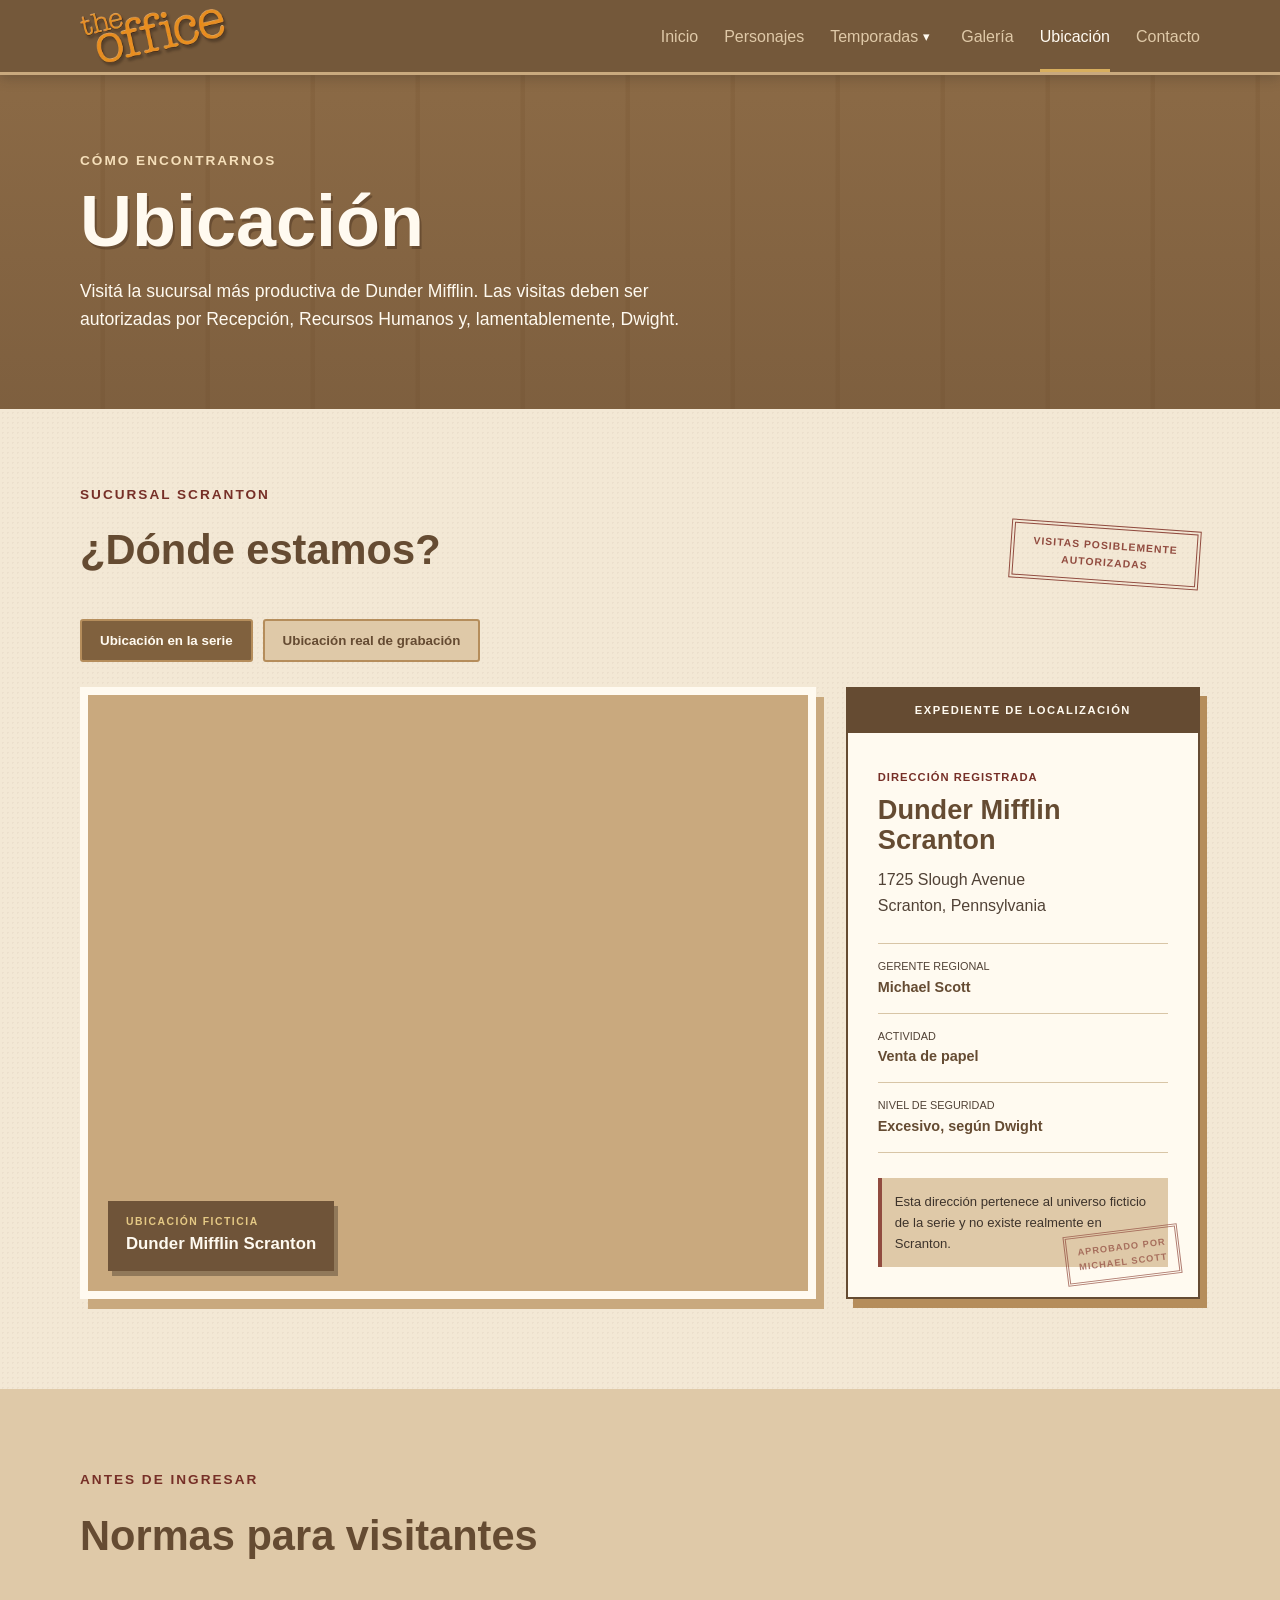
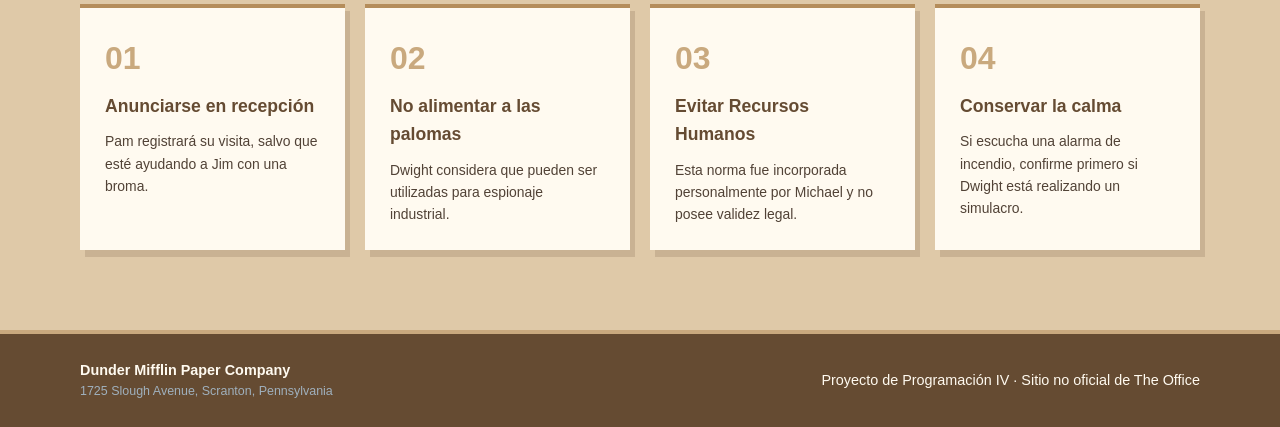
<file: pages/ubicacion.html>
<!DOCTYPE html>
<html lang="es">

<head>
    <meta charset="UTF-8">
    <meta name="viewport" content="width=device-width, initial-scale=1.0">

    <title>Dunder Mifflin | Ubicación</title>

    <link rel="stylesheet" href="../css/styles.css">
</head>

<body>
    <header class="encabezado">
        <div class="contenedor navegacion">
        <a href="../index.html" class="logo" aria-label="Ir al inicio">
            <img src="../img/logo-the-office.webp" alt="The Office" class="logo-imagen">
        </a>

            <button type="button" class="boton-menu" aria-label="Abrir menú de navegación" aria-expanded="false">
                <span></span>
                <span></span>
                <span></span>
            </button>

            <nav class="navegacion-principal">
                <ul class="menu">
                    <li><a href="../index.html">Inicio</a></li>
                    <li><a href="personajes.html">Personajes</a></li>
                    <li class="item-submenu">
                        <div class="enlace-con-submenu">
                            <a href="temporadas.html">
                                Temporadas
                            </a>

                            <button
                                type="button"
                                class="boton-submenu"
                                aria-label="Mostrar opciones de temporadas"
                                aria-expanded="false"
                            >
                                ▾
                            </button>
                        </div>

                        <ul class="submenu">
                            <li>
                                <a href="temporadas.html#temporadas-iniciales">
                                    Temporadas 1 a 3
                                </a>
                            </li>

                            <li>
                                <a href="temporadas.html#epoca-dorada">
                                    Temporadas 4 a 6
                                </a>
                            </li>

                            <li>
                                <a href="temporadas.html#etapa-final">
                                    Temporadas 7 a 9
                                </a>
                            </li>
                        </ul>
                    </li>
                    <li><a href="momentos.html">Galería</a></li>
                    <li><a href="ubicacion.html" class="activo">Ubicación</a></li>
                    <li><a href="contacto.html">Contacto</a></li>
                </ul>
            </nav>
        </div>
    </header>

    <main>
        <section class="encabezado-pagina">
            <div class="contenedor">
                <p class="etiqueta">Cómo encontrarnos</p>
                <h1>Ubicación</h1>

                <p>
                    Visitá la sucursal más productiva de Dunder Mifflin.
                    Las visitas deben ser autorizadas por Recepción,
                    Recursos Humanos y, lamentablemente, Dwight.
                </p>
            </div>
        </section>

        <section class="contenedor seccion-ubicacion">
            <div class="titulo-seccion">
                <div>
                    <p class="etiqueta">Sucursal Scranton</p>
                    <h2>¿Dónde estamos?</h2>
                </div>

                <div class="sello-visita">
                    Visitas posiblemente autorizadas
                </div>
            </div>

            <div class="selector-ubicacion">
                <button type="button" id="mostrar-ficcion" class="boton-ubicacion activo">
                    Ubicación en la serie
                </button>

                <button type="button" id="mostrar-real" class="boton-ubicacion">
                    Ubicación real de grabación
                </button>
            </div>

            <div class="mapa-y-ficha">
                <div class="contenedor-mapa">
                    <iframe id="mapa-ubicacion" src="https://www.google.com/maps?q=Scranton,+Pennsylvania&output=embed"
                        title="Mapa de Scranton, Pennsylvania" loading="lazy"
                        referrerpolicy="no-referrer-when-downgrade" allowfullscreen></iframe>

                    <div class="etiqueta-mapa">
                        <span id="tipo-mapa">UBICACIÓN FICTICIA</span>
                        <strong id="nombre-mapa">Dunder Mifflin Scranton</strong>
                    </div>
                </div>

                <aside class="ficha-ubicacion">
                    <div class="encabezado-ficha">
                        EXPEDIENTE DE LOCALIZACIÓN
                    </div>

                    <div class="contenido-ficha">
                        <span id="estado-ubicacion" class="estado-ubicacion">
                            Dirección registrada
                        </span>

                        <h3 id="nombre-ubicacion">
                            Dunder Mifflin Scranton
                        </h3>

                        <address id="direccion-ubicacion">
                            1725 Slough Avenue<br>
                            Scranton, Pennsylvania
                        </address>

                        <div class="datos-ubicacion">
                            <div>
                                <span>Gerente regional</span>
                                <strong id="gerente-ubicacion">
                                    Michael Scott
                                </strong>
                            </div>

                            <div>
                                <span>Actividad</span>
                                <strong id="actividad-ubicacion">
                                    Venta de papel
                                </strong>
                            </div>

                            <div>
                                <span>Nivel de seguridad</span>
                                <strong id="seguridad-ubicacion">
                                    Excesivo, según Dwight
                                </strong>
                            </div>
                        </div>

                        <p id="aclaracion-ubicacion" class="aclaracion-ubicacion">
                            Esta dirección pertenece al universo ficticio
                            de la serie y no existe realmente en Scranton.
                        </p>
                    </div>

                    <div id="sello-ubicacion" class="sello-ubicacion">
                        Aprobado por<br>Michael Scott
                    </div>
                </aside>
            </div>
        </section>

        <section class="instrucciones-visita">
            <div class="contenedor">
                <div class="titulo-seccion">
                    <div>
                        <p class="etiqueta">Antes de ingresar</p>
                        <h2>Normas para visitantes</h2>
                    </div>
                </div>

                <div class="grilla-normas">
                    <article>
                        <span>01</span>
                        <h3>Anunciarse en recepción</h3>
                        <p>
                            Pam registrará su visita, salvo que esté ayudando
                            a Jim con una broma.
                        </p>
                    </article>

                    <article>
                        <span>02</span>
                        <h3>No alimentar a las palomas</h3>
                        <p>
                            Dwight considera que pueden ser utilizadas
                            para espionaje industrial.
                        </p>
                    </article>

                    <article>
                        <span>03</span>
                        <h3>Evitar Recursos Humanos</h3>
                        <p>
                            Esta norma fue incorporada personalmente
                            por Michael y no posee validez legal.
                        </p>
                    </article>

                    <article>
                        <span>04</span>
                        <h3>Conservar la calma</h3>
                        <p>
                            Si escucha una alarma de incendio, confirme
                            primero si Dwight está realizando un simulacro.
                        </p>
                    </article>
                </div>
            </div>
        </section>
    </main>

    <footer class="pie">
        <div class="contenedor pie-contenido">
            <div>
                <strong>Dunder Mifflin Paper Company</strong>
                <p>1725 Slough Avenue, Scranton, Pennsylvania</p>
            </div>

            <p>Proyecto de Programación IV · Sitio no oficial de The Office</p>
        </div>
    </footer>

    <script src="../js/main.js"></script>
</body>

</html>
</file>
<file: css/styles.css>
:root {
    --azul-oscuro: #14213d;
    --azul: #315b7d;
    --azul-claro: #e8f0f5;
    --blanco: #ffffff;
    --gris-claro: #f5f5f2;
    --gris: #667085;
    --negro: #202124;
}

* {
    box-sizing: border-box;
    margin: 0;
    padding: 0;
}

body {
    min-height: 100vh;
    color: var(--negro);
    background-color: var(--gris-claro);
    font-family: Arial, Helvetica, sans-serif;
    line-height: 1.6;
}

a {
    color: inherit;
    text-decoration: none;
}

.contenedor {
    width: min(1120px, 90%);
    margin-inline: auto;
}

.encabezado {
    position: sticky;
    top: 0;
    z-index: 100;
    color: var(--blanco);
    background-color: var(--azul-oscuro);
    box-shadow: 0 2px 10px rgb(0 0 0 / 15%);
}

.navegacion {
    min-height: 72px;
    display: flex;
    align-items: center;
    justify-content: space-between;
    gap: 30px;
}

.logo {
    font-size: 1.3rem;
    font-weight: 700;
    letter-spacing: 0.4px;
}

.menu {
    display: flex;
    gap: 26px;
    list-style: none;
}

.menu a {
    display: block;
    padding: 24px 0 19px;
    border-bottom: 3px solid transparent;
    color: #dce5ec;
    transition: 0.2s ease;
}

.menu a:hover,
.menu a.activo {
    color: var(--blanco);
    border-color: var(--blanco);
}

.etiqueta {
    margin-bottom: 12px;
    color: #7da5c2;
    font-size: 0.85rem;
    font-weight: 700;
    letter-spacing: 2px;
    text-transform: uppercase;
}

h1 {
    max-width: 760px;
    font-size: clamp(2.5rem, 7vw, 5rem);
    line-height: 1.05;
}

.descripcion {
    max-width: 680px;
    margin: 24px 0 32px;
    color: #e6edf2;
    font-size: 1.15rem;
}

.boton {
    display: inline-block;
    padding: 13px 24px;
    color: var(--azul-oscuro);
    background-color: var(--blanco);
    border-radius: 5px;
    font-weight: 700;
    transition: 0.2s ease;
}

.boton:hover {
    transform: translateY(-2px);
    box-shadow: 0 8px 20px rgb(0 0 0 / 20%);
}

.pie {
    padding: 25px 0;
    color: #cbd5df;
    background-color: var(--azul-oscuro);
    text-align: center;
    font-size: 0.9rem;
}

@media (max-width: 760px) {
    .navegacion {
        padding: 18px 0;
        flex-direction: column;
        gap: 8px;
    }

    .menu {
        flex-wrap: wrap;
        justify-content: center;
        gap: 5px 18px;
    }

    .menu a {
        padding: 8px 0 5px;
    }
}

/* Página de personajes */

.encabezado-pagina {
    padding: 75px 0;
    color: var(--blanco);
    background:
        linear-gradient(120deg, rgb(20 33 61 / 96%), rgb(49 91 125 / 88%));
}

.encabezado-pagina h1 {
    margin-bottom: 18px;
    font-size: clamp(2.5rem, 6vw, 4.5rem);
}

.encabezado-pagina > .contenedor > p:last-child {
    max-width: 650px;
    color: #dce7ef;
    font-size: 1.1rem;
}

.seccion-personajes {
    padding-block: 75px;
}

.titulo-seccion {
    margin-bottom: 35px;
    display: flex;
    align-items: end;
    justify-content: space-between;
    gap: 25px;
}

.titulo-seccion h2 {
    color: var(--azul-oscuro);
    font-size: clamp(1.8rem, 4vw, 2.6rem);
}

.cantidad-empleados {
    color: var(--gris);
    font-size: 0.9rem;
}

.grilla-personajes {
    display: grid;
    grid-template-columns: repeat(2, 1fr);
    gap: 25px;
}

.tarjeta-personaje {
    display: grid;
    grid-template-columns: 90px 1fr;
    gap: 22px;
    padding: 25px;
    background-color: var(--blanco);
    border: 1px solid #e2e7eb;
    border-radius: 8px;
    box-shadow: 0 8px 20px rgb(20 33 61 / 6%);
    transition: transform 0.2s ease, box-shadow 0.2s ease;
}

.tarjeta-personaje:hover {
    transform: translateY(-4px);
    box-shadow: 0 14px 30px rgb(20 33 61 / 13%);
}

.avatar {
    width: 90px;
    height: 110px;
    display: grid;
    place-items: center;
    color: var(--blanco);
    background:
        repeating-linear-gradient(
            45deg,
            var(--azul),
            var(--azul) 10px,
            #386889 10px,
            #386889 20px
        );
    border-radius: 5px;
    font-size: 1.5rem;
    font-weight: 700;
}

.departamento {
    display: inline-block;
    margin-bottom: 7px;
    color: var(--azul);
    font-size: 0.75rem;
    font-weight: 700;
    letter-spacing: 1px;
    text-transform: uppercase;
}

.informacion-personaje h3 {
    color: var(--azul-oscuro);
    font-size: 1.45rem;
    line-height: 1.2;
}

.cargo {
    margin: 4px 0 12px;
    color: var(--gris);
    font-size: 0.9rem;
}

.informacion-personaje > p:not(.cargo) {
    font-size: 0.95rem;
}

.informacion-personaje blockquote {
    margin-top: 17px;
    padding: 10px 14px;
    color: #4e6070;
    background-color: var(--azul-claro);
    border-left: 3px solid var(--azul);
    font-size: 0.85rem;
    font-style: italic;
}

@media (max-width: 900px) {
    .grilla-personajes {
        grid-template-columns: 1fr;
    }
}

@media (max-width: 520px) {
    .titulo-seccion {
        align-items: start;
        flex-direction: column;
    }

    .tarjeta-personaje {
        grid-template-columns: 1fr;
    }

    .avatar {
        width: 100%;
        height: 120px;
    }
}

/* Página de temporadas */

.seccion-temporadas {
    padding-block: 75px;
}

.grilla-temporadas {
    display: grid;
    grid-template-columns: repeat(3, 1fr);
    gap: 22px;
}

.tarjeta-temporada {
    min-height: 290px;
    padding: 26px;
    display: flex;
    flex-direction: column;
    justify-content: space-between;
    gap: 25px;
    background-color: var(--blanco);
    border: 1px solid #e2e7eb;
    border-top: 4px solid var(--azul);
    border-radius: 7px;
    box-shadow: 0 8px 20px rgb(20 33 61 / 6%);
    transition: 0.2s ease;
}

.tarjeta-temporada:hover {
    transform: translateY(-5px);
    box-shadow: 0 15px 28px rgb(20 33 61 / 13%);
}

.numero-temporada {
    color: #d5e0e8;
    font-size: 3.5rem;
    font-weight: 800;
    line-height: 1;
}

.periodo {
    color: var(--azul);
    font-size: 0.75rem;
    font-weight: 700;
    letter-spacing: 0.6px;
    text-transform: uppercase;
}

.tarjeta-temporada h3 {
    margin: 6px 0 10px;
    color: var(--azul-oscuro);
    font-size: 1.4rem;
}

.tarjeta-temporada p {
    color: #495563;
    font-size: 0.92rem;
}

.episodio-destacado {
    padding-block: 70px;
    color: var(--blanco);
    background-color: var(--azul-oscuro);
}

.contenido-episodio {
    display: grid;
    grid-template-columns: 1.3fr 1fr;
    gap: 70px;
    align-items: center;
}

.contenido-episodio h2 {
    margin-bottom: 15px;
    font-size: clamp(2rem, 5vw, 3.5rem);
}

.contenido-episodio > div:first-child > p:last-child {
    color: #d3dee7;
}

.ficha-episodio {
    padding: 25px;
    background-color: rgb(255 255 255 / 8%);
    border: 1px solid rgb(255 255 255 / 18%);
    border-radius: 7px;
}

.ficha-episodio p + p {
    margin-top: 12px;
}

@media (max-width: 900px) {
    .grilla-temporadas {
        grid-template-columns: repeat(2, 1fr);
    }
}

@media (max-width: 650px) {
    .grilla-temporadas,
    .contenido-episodio {
        grid-template-columns: 1fr;
    }

    .contenido-episodio {
        gap: 35px;
    }
}

/* Página de momentos */

.seccion-momentos {
    padding-block: 75px;
}

.seccion-frases {
    padding-block: 80px;
    background-color: var(--azul-claro);
}

.contenido-frases {
    display: grid;
    grid-template-columns: 1fr 1fr;
    gap: 70px;
    align-items: center;
}

.contenido-frases h2 {
    margin-bottom: 15px;
    color: var(--azul-oscuro);
    font-size: clamp(2rem, 5vw, 3.5rem);
}

.nota-frase {
    position: relative;
    min-height: 300px;
    padding: 55px 40px 35px;
    display: flex;
    flex-direction: column;
    justify-content: center;
    background-color: #fff4a8;
    box-shadow: 8px 12px 25px rgb(20 33 61 / 18%);
    transform: rotate(1deg);
}

.cinta {
    position: absolute;
    top: -14px;
    left: 50%;
    width: 110px;
    height: 32px;
    background-color: rgb(255 255 255 / 55%);
    transform: translateX(-50%) rotate(-2deg);
}

.nota-frase blockquote {
    color: #34312b;
    font-family: Georgia, serif;
    font-size: 1.45rem;
    font-style: italic;
    line-height: 1.4;
}

.nota-frase > p {
    margin: 16px 0 25px;
    font-weight: 700;
}

.boton-frase {
    width: fit-content;
    padding: 11px 18px;
    color: var(--blanco);
    background-color: var(--azul-oscuro);
    border: none;
    border-radius: 4px;
    cursor: pointer;
    font-weight: 700;
}

.boton-frase:hover {
    background-color: var(--azul);
}

@media (max-width: 650px) {

    .contenido-frases {
        grid-template-columns: 1fr;
    }

    .contenido-frases {
        gap: 45px;
    }

    .nota-frase {
        padding-inline: 25px;
    }
}

/* Inicio definitivo */

.logo {
    flex-direction: column;
    line-height: 1;
}

.portada-office {
    min-height: 680px;
    display: grid;
    align-items: center;
    overflow: hidden;
    color: var(--blanco);
    background:
        radial-gradient(circle at 80% 20%, rgb(125 165 194 / 24%), transparent 28%),
        linear-gradient(125deg, #101d35 0%, #14213d 55%, #294e6c 100%);
}

.portada-grid {
    padding-block: 85px;
    display: grid;
    grid-template-columns: 1.2fr 0.8fr;
    gap: 70px;
    align-items: center;
}

.estado-sucursal {
    width: fit-content;
    margin-bottom: 25px;
    padding: 7px 13px;
    display: flex;
    align-items: center;
    gap: 8px;
    color: #d6e2ea;
    background-color: rgb(255 255 255 / 8%);
    border: 1px solid rgb(255 255 255 / 14%);
    border-radius: 30px;
    font-size: 0.76rem;
    letter-spacing: 0.4px;
}

.indicador-activo {
    width: 8px;
    height: 8px;
    background-color: #67cf89;
    border-radius: 50%;
    box-shadow: 0 0 10px #67cf89;
}

.contenido-portada-office h1 {
    max-width: 760px;
    font-size: clamp(2.7rem, 6vw, 5.3rem);
    line-height: 1;
}

.contenido-portada-office h1 span {
    display: block;
    color: #91b8d2;
    font-family: Georgia, serif;
    font-style: italic;
    font-weight: 400;
}

.descripcion-portada {
    max-width: 650px;
    margin: 26px 0 33px;
    color: #dce6ed;
    font-size: 1.08rem;
}

.acciones-portada {
    display: flex;
    flex-wrap: wrap;
    gap: 13px;
}

.boton-principal,
.boton-secundario {
    padding: 13px 20px;
    border-radius: 4px;
    font-size: 0.9rem;
    font-weight: 700;
    transition: 0.2s ease;
}

.boton-principal {
    color: var(--azul-oscuro);
    background-color: var(--blanco);
}

.boton-secundario {
    color: var(--blanco);
    border: 1px solid rgb(255 255 255 / 40%);
}

.boton-principal:hover,
.boton-secundario:hover {
    transform: translateY(-2px);
}

.escritorio-office {
    position: relative;
    min-height: 470px;
}

.credencial-michael {
    position: absolute;
    top: 15px;
    left: 20px;
    width: 260px;
    padding-bottom: 18px;
    color: var(--negro);
    background-color: #f8f8f3;
    border-radius: 8px;
    box-shadow: 15px 20px 35px rgb(0 0 0 / 32%);
    transform: rotate(-5deg);
}

.franja-credencial {
    padding: 13px;
    color: var(--blanco);
    background-color: var(--azul);
    text-align: center;
    font-size: 0.8rem;
    font-weight: 800;
    letter-spacing: 1px;
}

.foto-credencial {
    width: 105px;
    height: 115px;
    margin: 22px auto 15px;
    display: grid;
    place-items: center;
    color: #d8e4eb;
    background: linear-gradient(135deg, var(--azul), var(--azul-oscuro));
    font-size: 2rem;
    font-weight: 800;
}

.datos-credencial {
    text-align: center;
}

.datos-credencial strong,
.datos-credencial span,
.datos-credencial small {
    display: block;
}

.datos-credencial strong {
    color: var(--azul-oscuro);
    font-size: 1.2rem;
}

.datos-credencial span {
    color: var(--gris);
    font-size: 0.8rem;
}

.datos-credencial small {
    margin-top: 8px;
    font-size: 0.65rem;
}

.codigo-barras {
    width: 120px;
    height: 24px;
    margin: 15px auto 0;
    background: repeating-linear-gradient(
        90deg,
        #222 0,
        #222 2px,
        transparent 2px,
        transparent 5px
    );
}

.taza-office {
    position: absolute;
    right: 5px;
    bottom: 30px;
    width: 190px;
    height: 190px;
    padding: 53px 20px;
    color: #252525;
    background-color: #f1f0eb;
    border-radius: 7px 7px 35px 35px;
    box-shadow: 14px 18px 30px rgb(0 0 0 / 30%);
    text-align: center;
    transform: rotate(5deg);
}

.taza-office::after {
    content: "";
    position: absolute;
    top: 40px;
    right: -48px;
    width: 55px;
    height: 85px;
    border: 17px solid #f1f0eb;
    border-radius: 0 50px 50px 0;
}

.taza-office span,
.taza-office strong {
    display: block;
}

.taza-office span {
    font-size: 1.25rem;
}

.taza-office strong {
    font-family: Georgia, serif;
    font-size: 1.6rem;
    line-height: 1;
}

.nota-escritorio {
    position: absolute;
    top: 50px;
    right: -20px;
    width: 190px;
    padding: 25px 20px;
    color: #353129;
    background-color: #fff3a1;
    box-shadow: 8px 12px 20px rgb(0 0 0 / 22%);
    transform: rotate(7deg);
}

.nota-escritorio span {
    font-size: 0.65rem;
    font-weight: 800;
    letter-spacing: 1px;
}

.nota-escritorio p {
    margin: 12px 0;
    font-family: Georgia, serif;
    font-size: 1.15rem;
}

.resumen-serie {
    padding-block: 95px;
    display: grid;
    grid-template-columns: 1fr 1.2fr;
    gap: 75px;
    align-items: center;
}

.introduccion-serie h2 {
    margin-bottom: 22px;
    color: var(--azul-oscuro);
    font-size: clamp(2rem, 4vw, 3.2rem);
    line-height: 1.1;
}

.estadisticas-office {
    display: grid;
    grid-template-columns: repeat(2, 1fr);
    background-color: var(--blanco);
    border: 1px solid #e1e6ea;
    box-shadow: 0 15px 35px rgb(20 33 61 / 9%);
}

.estadisticas-office article {
    min-height: 150px;
    padding: 28px;
    display: flex;
    flex-direction: column;
    justify-content: center;
}

.estadisticas-office article:nth-child(odd) {
    border-right: 1px solid #e1e6ea;
}

.estadisticas-office article:nth-child(-n + 2) {
    border-bottom: 1px solid #e1e6ea;
}

.estadisticas-office strong {
    color: var(--azul);
    font-size: 2.6rem;
    line-height: 1;
}

.estadisticas-office span {
    margin-top: 8px;
    color: var(--gris);
    font-size: 0.85rem;
}

.mensaje-gerencia {
    padding-block: 90px;
    background-color: #e4e3de;
}

.mensaje-grid {
    display: grid;
    grid-template-columns: 1.4fr 0.6fr;
    gap: 55px;
    align-items: center;
}

.membrete {
    padding: 45px 55px;
    background-color: #fffefa;
    box-shadow: 10px 15px 35px rgb(20 33 61 / 15%);
}

.cabecera-memo {
    padding-bottom: 20px;
    display: flex;
    justify-content: space-between;
    gap: 20px;
    border-bottom: 3px solid var(--azul-oscuro);
}

.cabecera-memo div span {
    display: block;
    color: var(--gris);
    font-size: 0.72rem;
    letter-spacing: 2px;
    text-transform: uppercase;
}

.cabecera-memo > span {
    color: var(--azul);
    font-size: 0.75rem;
    font-weight: 800;
}

.datos-memo {
    margin-block: 25px;
}

.datos-memo div {
    display: grid;
    grid-template-columns: 70px 1fr;
    padding: 5px 0;
    border-bottom: 1px solid #ddd;
}

.datos-memo dt {
    font-weight: 700;
}

.texto-memo p + p {
    margin-top: 15px;
}

.firma-michael {
    margin-top: 30px;
    color: var(--azul);
    font-family: cursive;
    font-size: 1.8rem;
}

.firma-michael span {
    display: block;
    color: var(--gris);
    font-family: Arial, sans-serif;
    font-size: 0.72rem;
}

.aviso-toby {
    position: relative;
    padding: 38px 30px;
    background-color: #fff2a8;
    box-shadow: 8px 12px 25px rgb(20 33 61 / 15%);
    transform: rotate(2deg);
}

.chincheta {
    position: absolute;
    top: 13px;
    left: 50%;
    width: 14px;
    height: 14px;
    background-color: #b93838;
    border-radius: 50%;
    box-shadow: 2px 3px 4px rgb(0 0 0 / 25%);
}

.aviso-toby > span {
    font-size: 0.7rem;
    font-weight: 800;
    letter-spacing: 1px;
}

.aviso-toby h3 {
    margin: 18px 0 12px;
    font-size: 1.25rem;
}

.aviso-toby small {
    display: block;
    margin-top: 20px;
    font-weight: 700;
}

.accesos-office {
    padding-block: 90px;
}

.grilla-accesos {
    display: grid;
    grid-template-columns: repeat(3, 1fr);
    gap: 22px;
}

.acceso {
    min-height: 270px;
    padding: 28px;
    display: flex;
    flex-direction: column;
    justify-content: space-between;
    color: var(--blanco);
    border-radius: 7px;
    transition: 0.25s ease;
}

.acceso:hover {
    transform: translateY(-6px);
}

.acceso-empleados {
    background: linear-gradient(145deg, #223f59, #14213d);
}

.acceso-temporadas {
    background: linear-gradient(145deg, #436f89, #23425a);
}

.acceso-incidentes {
    background: linear-gradient(145deg, #6c5449, #3f302b);
}

.numero-acceso {
    color: rgb(255 255 255 / 30%);
    font-size: 3.2rem;
    font-weight: 800;
}

.acceso div > span {
    color: #c4d6e2;
    font-size: 0.7rem;
    font-weight: 700;
    letter-spacing: 1px;
    text-transform: uppercase;
}

.acceso h3 {
    margin: 7px 0;
    font-size: 1.45rem;
}

.acceso p {
    color: rgb(255 255 255 / 75%);
    font-size: 0.9rem;
}

.pie-contenido {
    display: flex;
    align-items: center;
    justify-content: space-between;
    gap: 35px;
    text-align: left;
}

.pie-contenido div p {
    color: #9fb0bd;
    font-size: 0.78rem;
}

@media (max-width: 950px) {
    .portada-grid,
    .resumen-serie,
    .mensaje-grid {
        grid-template-columns: 1fr;
    }

    .escritorio-office {
        width: min(500px, 100%);
        margin-inline: auto;
    }

    .grilla-accesos {
        grid-template-columns: 1fr;
    }
}

@media (max-width: 650px) {
    .portada-office {
        min-height: auto;
    }

    .escritorio-office {
        min-height: 520px;
    }

    .credencial-michael {
        left: 0;
        width: 225px;
    }

    .nota-escritorio {
        top: 280px;
        right: 0;
    }

    .taza-office {
        right: 45px;
        bottom: 0;
        width: 145px;
        height: 145px;
        padding: 40px 12px;
    }

    .taza-office::after {
        right: -38px;
        width: 45px;
        height: 65px;
    }

    .taza-office span {
        font-size: 1rem;
    }

    .taza-office strong {
        font-size: 1.25rem;
    }

    .estadisticas-office {
        grid-template-columns: 1fr;
    }

    .estadisticas-office article:nth-child(odd) {
        border-right: none;
    }

    .estadisticas-office article {
        border-bottom: 1px solid #e1e6ea;
    }

    .membrete {
        padding: 30px 23px;
    }

    .cabecera-memo,
    .pie-contenido {
        align-items: flex-start;
        flex-direction: column;
    }
}

/* ==================================================
   TEMA MARRÓN — DUNDER MIFFLIN
   ================================================== */

:root {
    --azul-oscuro: #382820;
    --azul: #765542;
    --azul-claro: #e8ddca;
    --gris-claro: #ede3d2;
    --gris: #74675e;
    --negro: #29231f;

    --marron-oscuro: #382820;
    --marron: #65483a;
    --marron-medio: #8a6956;
    --marron-claro: #b9987c;
    --beige: #ddd0bc;
    --papel: #f4eddf;
    --mostaza: #c79a38;
    --bordo: #793f39;
    --verde-oliva: #6f7152;
}

/* Fondo general con apariencia de papel */

body {
    background-color: var(--papel);
    background-image:
        radial-gradient(rgb(101 72 58 / 5%) 1px, transparent 1px);
    background-size: 5px 5px;
}

/* Encabezado */

.encabezado {
    background-color: var(--marron-oscuro);
    border-bottom: 3px solid var(--marron-claro);
    box-shadow: 0 3px 12px rgb(41 35 31 / 28%);
}

.menu a {
    color: var(--beige);
}

.menu a:hover,
.menu a.activo {
    color: var(--papel-claro);
    border-color: var(--mostaza);
}

/* Portada con aspecto de escritorio de madera */

.portada-office {
    position: relative;
    background:
        linear-gradient(rgb(45 28 20 / 26%), rgb(45 28 20 / 38%)),
        repeating-linear-gradient(
            90deg,
            #74513f 0,
            #74513f 115px,
            #6a4939 116px,
            #6a4939 120px,
            #7b5845 121px,
            #7b5845 230px
        );
}

.portada-office::before {
    content: "";
    position: absolute;
    inset: 0;
    pointer-events: none;
    background:
        radial-gradient(
            circle at 20% 20%,
            rgb(255 238 204 / 10%),
            transparent 35%
        ),
        linear-gradient(
            90deg,
            transparent,
            rgb(34 20 15 / 10%),
            transparent
        );
}

.portada-grid {
    position: relative;
    z-index: 1;
}

.estado-sucursal {
    color: var(--papel);
    background-color: rgb(56 40 32 / 65%);
    border-color: rgb(255 250 240 / 25%);
}

.indicador-activo {
    background-color: #a4b26d;
    box-shadow: 0 0 10px #a4b26d;
}

.contenido-portada-office .etiqueta {
    color: #edcf94;
}

.contenido-portada-office h1 {
    color: var(--papel-claro);
    text-shadow: 2px 3px 4px rgb(41 25 18 / 28%);
}

.contenido-portada-office h1 span {
    color: #e4bd70;
}

.descripcion-portada {
    color: #f1e6d5;
}

/* Botones */

.boton-principal {
    color: var(--marron-oscuro);
    background-color: var(--mostaza);
    box-shadow: 4px 5px 0 var(--marron-oscuro);
}

.boton-principal:hover {
    background-color: #d7ad4e;
    box-shadow: 2px 3px 0 var(--marron-oscuro);
}

.boton-secundario {
    color: var(--papel-claro);
    background-color: rgb(56 40 32 / 55%);
    border-color: var(--beige);
}

.boton-secundario:hover {
    background-color: var(--marron-oscuro);
}

/* Objetos del escritorio */

.credencial-michael {
    background-color: var(--papel-claro);
    border: 1px solid #d3c1a8;
    box-shadow: 15px 20px 35px rgb(41 24 16 / 40%);
}

.franja-credencial {
    background-color: var(--marron);
}

.foto-credencial {
    color: var(--beige);
    background:
        repeating-linear-gradient(
            45deg,
            var(--marron),
            var(--marron) 10px,
            var(--marron-medio) 10px,
            var(--marron-medio) 20px
        );
}

.datos-credencial strong {
    color: var(--marron-oscuro);
}

.taza-office {
    color: var(--marron-oscuro);
    background-color: #f4ead9;
    border: 1px solid #d5c3a8;
}

.taza-office::after {
    border-color: #f4ead9;
    border-left: none;
}

.nota-escritorio {
    background-color: #e8c86d;
    box-shadow: 8px 12px 20px rgb(41 24 16 / 35%);
}

/* Presentación y estadísticas */

.resumen-serie {
    position: relative;
}

.introduccion-serie h2,
.titulo-seccion h2 {
    color: var(--marron-oscuro);
}

.etiqueta {
    color: var(--bordo);
}

.estadisticas-office {
    background-color: var(--papel-claro);
    border-color: #d7c8b5;
    box-shadow: 8px 12px 0 var(--marron-claro);
}

.estadisticas-office article {
    border-color: #d7c8b5 !important;
}

.estadisticas-office strong {
    color: var(--bordo);
}

/* Memorándum */

.mensaje-gerencia {
    background-color: var(--beige);
    background-image:
        linear-gradient(rgb(255 255 255 / 20%) 1px, transparent 1px),
        linear-gradient(90deg, rgb(255 255 255 / 20%) 1px, transparent 1px);
    background-size: 25px 25px;
}

.membrete {
    background-color: var(--papel-claro);
    border: 1px solid #c9b9a3;
    box-shadow: 10px 14px 0 var(--marron-medio);
}

.cabecera-memo {
    border-color: var(--marron-oscuro);
}

.cabecera-memo > span,
.firma-michael {
    color: var(--bordo);
}

.aviso-toby {
    background-color: #e4c562;
    box-shadow: 8px 12px 0 rgb(101 72 58 / 55%);
}

/* Accesos principales */

.accesos-office {
    background-color: var(--papel);
}

.acceso {
    border: 1px solid rgb(56 40 32 / 30%);
    box-shadow: 7px 9px 0 rgb(56 40 32 / 22%);
}

.acceso:hover {
    box-shadow: 3px 5px 0 rgb(56 40 32 / 30%);
}

.acceso-empleados {
    background: linear-gradient(145deg, #795746, #4f392f);
}

.acceso-temporadas {
    background: linear-gradient(145deg, #82755a, #56503d);
}

.acceso-incidentes {
    background: linear-gradient(145deg, #8a4d43, #5c332e);
}

.acceso div > span {
    color: #ead7bb;
}

/* Resto de las páginas */

.encabezado-pagina {
    background:
        linear-gradient(rgb(56 40 32 / 90%), rgb(56 40 32 / 94%)),
        repeating-linear-gradient(
            90deg,
            #795746 0,
            #795746 100px,
            #65483a 101px,
            #65483a 105px
        );
}

.tarjeta-personaje,
.tarjeta-temporada {
    background-color: var(--papel-claro);
    border-color: #d8c8b4;
    box-shadow: 6px 8px 0 rgb(101 72 58 / 17%);
}

.tarjeta-personaje:hover,
.tarjeta-temporada:hover {
    box-shadow: 3px 5px 0 rgb(101 72 58 / 28%);
}

.tarjeta-temporada {
    border-top-color: var(--marron-medio);
}

.avatar {
    background:
        repeating-linear-gradient(
            45deg,
            var(--marron),
            var(--marron) 10px,
            var(--marron-medio) 10px,
            var(--marron-medio) 20px
        );
}

.departamento,
.periodo {
    color: var(--bordo);
}

.informacion-personaje h3,
.tarjeta-temporada h3 {
    color: var(--marron-oscuro);
}

.informacion-personaje blockquote {
    color: var(--marron);
    background-color: #eee1cb;
    border-color: var(--mostaza);
}

.numero-temporada {
    color: #d8c8b5;
}

.episodio-destacado {
    background-color: var(--marron-oscuro);
}

.seccion-frases {
    background-color: var(--beige);
}

.nota-frase {
    background-color: #e8c86d;
}

.boton-frase {
    background-color: var(--marron-oscuro);
}

.boton-frase:hover {
    background-color: var(--marron);
}

/* Pie */

.pie {
    color: var(--beige);
    background-color: var(--marron-oscuro);
    border-top: 4px solid var(--marron-claro);
}

/* Ajuste de paleta: cartón kraft */

:root {
    --azul-oscuro: #654b32;
    --azul: #9a744b;
    --azul-claro: #eadbc2;
    --blanco: #fffaf0;
    --gris-claro: #eee1ca;
    --gris: #796a58;
    --negro: #3d3125;

    --marron-oscuro: #654b32;
    --marron: #80613e;
    --marron-medio: #b58d5b;
    --marron-claro: #c9a97e;
    --beige: #dfc9a8;
    --papel: #f3e8d5;
    --papel-claro: #fffaf0;
    --mostaza: #d8ae5e;
    --bordo: #914b3f;
    --verde-oliva: #777354;
}

body {
    background-color: #f3e8d5;
}

/* Encabezado color caja de archivo */

.encabezado {
    background-color: #74583a;
    border-bottom-color: #c9a97e;
}

/* Escritorio de cartón kraft */

.portada-office {
    background:
        linear-gradient(rgb(78 57 35 / 12%), rgb(78 57 35 / 18%)),
        repeating-linear-gradient(
            90deg,
            #b98f5d 0,
            #b98f5d 115px,
            #ae8352 116px,
            #ae8352 119px,
            #c09a68 120px,
            #c09a68 230px
        );
}

.contenido-portada-office h1 {
    color: #fffaf0;
    text-shadow: 2px 3px 3px rgb(82 59 35 / 30%);
}

.contenido-portada-office h1 span {
    color: #ffe09a;
}

.descripcion-portada {
    color: #fff3dc;
}

.estado-sucursal {
    background-color: rgb(101 75 50 / 58%);
}

.boton-principal {
    color: #4b3927;
    background-color: #e4ba64;
    box-shadow: 4px 5px 0 #654b32;
}

.boton-secundario {
    background-color: rgb(101 75 50 / 60%);
}

/* Elementos de papel y cartón */

.credencial-michael,
.membrete,
.tarjeta-personaje,
.tarjeta-temporada,
.estadisticas-office {
    background-color: #fffaf0;
    border-color: #d5bd98;
}

.franja-credencial {
    background-color: #80613e;
}

.mensaje-gerencia,
.seccion-frases {
    background-color: #dfc9a8;
}

.membrete {
    box-shadow: 10px 14px 0 #b58d5b;
}

.estadisticas-office {
    box-shadow: 8px 12px 0 #c9a97e;
}

.nota-escritorio,
.nota-frase,
.aviso-toby {
    background-color: #e4be67;
}

/* Tarjetas de acceso */

.acceso-empleados {
    background: linear-gradient(145deg, #a77d4e, #765536);
}

.acceso-temporadas {
    background: linear-gradient(145deg, #b18f62, #806344);
}

.acceso-incidentes {
    background: linear-gradient(145deg, #9a6553, #704537);
}

/* Cabecera del resto de las páginas */

.encabezado-pagina {
    background:
        linear-gradient(rgb(101 75 50 / 55%), rgb(101 75 50 / 70%)),
        repeating-linear-gradient(
            90deg,
            #b98f5d 0,
            #b98f5d 100px,
            #ad8250 101px,
            #ad8250 105px
        );
}

.episodio-destacado,
.pie {
    background-color: #654b32;
}

/* Detalles humorísticos */

.credencial-michael,
.membrete {
    position: relative;
}

.sello-aprobado {
    position: absolute;
    right: -38px;
    bottom: 45px;
    z-index: 2;
    padding: 8px 12px;
    color: var(--bordo);
    background-color: rgb(255 250 240 / 82%);
    border: 3px double var(--bordo);
    border-radius: 3px;
    font-size: 0.68rem;
    font-weight: 800;
    letter-spacing: 1px;
    line-height: 1.25;
    text-align: center;
    text-transform: uppercase;
    transform: rotate(-12deg);
    opacity: 0.88;
}

.sello-confidencial {
    position: absolute;
    top: 75px;
    right: 35px;
    padding: 8px 14px;
    color: var(--bordo);
    border: 4px double var(--bordo);
    border-radius: 3px;
    font-size: 0.75rem;
    font-weight: 900;
    letter-spacing: 2px;
    text-transform: uppercase;
    transform: rotate(7deg);
    opacity: 0.7;
}

@media (max-width: 650px) {
    .sello-aprobado {
        right: -10px;
        bottom: 42px;
    }

    .sello-confidencial {
        position: static;
        width: fit-content;
        margin: 0 0 25px auto;
    }
}

/* Interacción: protocolo de emergencia */

.boton-emergencia {
    position: fixed;
    right: 25px;
    bottom: 25px;
    z-index: 150;
    width: 105px;
    height: 105px;
    padding: 12px;
    color: var(--papel-claro);
    background:
        radial-gradient(circle at 35% 25%, #c56a59, var(--bordo) 65%);
    border: 6px solid #d2b482;
    border-radius: 50%;
    box-shadow:
        0 7px 0 #5b382d,
        0 12px 20px rgb(61 40 27 / 35%);
    cursor: pointer;
    font-size: 0.78rem;
    font-weight: 900;
    letter-spacing: 0.5px;
    text-transform: uppercase;
    transition: 0.15s ease;
}

.boton-emergencia span {
    display: block;
    margin-bottom: 3px;
    color: #f3d78c;
    font-size: 0.55rem;
    letter-spacing: 1px;
}

.boton-emergencia:hover {
    transform: translateY(-3px) rotate(-3deg);
    box-shadow:
        0 10px 0 #5b382d,
        0 15px 25px rgb(61 40 27 / 40%);
}

.boton-emergencia:active {
    transform: translateY(6px);
    box-shadow:
        0 2px 0 #5b382d,
        0 5px 10px rgb(61 40 27 / 35%);
}

.modal-emergencia {
    position: fixed;
    inset: 0;
    z-index: 500;
    padding: 20px;
    display: none;
    place-items: center;
    background-color: rgb(40 29 22 / 80%);
    backdrop-filter: blur(3px);
}

.modal-emergencia.visible {
    display: grid;
}

.alerta-dwight {
    position: relative;
    width: min(560px, 100%);
    padding: 45px 40px 38px;
    color: var(--texto);
    background-color: var(--papel-claro);
    border: 8px solid var(--mostaza);
    box-shadow:
        12px 15px 0 var(--marron-oscuro),
        0 25px 60px rgb(0 0 0 / 35%);
    text-align: center;
    animation: aparecer-alerta 0.25s ease-out;
}

@keyframes aparecer-alerta {
    from {
        opacity: 0;
        transform: scale(0.85) rotate(-3deg);
    }

    to {
        opacity: 1;
        transform: scale(1) rotate(0);
    }
}

.cerrar-emergencia {
    position: absolute;
    top: 10px;
    right: 14px;
    padding: 2px 8px;
    color: var(--marron-oscuro);
    background: none;
    border: none;
    cursor: pointer;
    font-size: 2rem;
    line-height: 1;
}

.icono-alerta {
    width: 75px;
    height: 75px;
    margin: 0 auto 18px;
    display: grid;
    place-items: center;
    color: var(--papel-claro);
    background-color: var(--bordo);
    border-radius: 50%;
    font-size: 3rem;
    font-weight: 900;
}

.codigo-alerta {
    color: var(--bordo);
    font-size: 0.72rem;
    font-weight: 900;
    letter-spacing: 2px;
}

.alerta-dwight h2 {
    margin: 8px 0 15px;
    color: var(--marron-oscuro);
    font-size: clamp(1.7rem, 5vw, 2.5rem);
    line-height: 1.1;
}

.alerta-dwight > p:not(.codigo-alerta) {
    max-width: 440px;
    margin-inline: auto;
}

.acciones-emergencia {
    margin-top: 27px;
    display: flex;
    justify-content: center;
    flex-wrap: wrap;
    gap: 12px;
}

.acciones-emergencia button {
    padding: 12px 16px;
    border: 2px solid var(--marron-oscuro);
    border-radius: 3px;
    cursor: pointer;
    font-weight: 700;
}

#seguir-dwight {
    color: var(--papel-claro);
    background-color: var(--marron-oscuro);
}

#avisar-toby {
    color: var(--marron-oscuro);
    background-color: var(--papel);
}

.acciones-emergencia button:hover {
    transform: translateY(-2px);
}

.resultado-emergencia {
    display: none;
    margin-top: 25px;
    padding: 18px;
    background-color: #ead8b9;
    border-left: 5px solid var(--bordo);
    text-align: left;
}

.resultado-emergencia.visible {
    display: block;
}

.resultado-emergencia strong {
    display: block;
    margin-bottom: 5px;
    color: var(--bordo);
    text-transform: uppercase;
}

body.modal-abierto {
    overflow: hidden;
}

@media (max-width: 650px) {
    .boton-emergencia {
        right: 15px;
        bottom: 15px;
        width: 85px;
        height: 85px;
        border-width: 4px;
        font-size: 0.65rem;
    }

    .alerta-dwight {
        padding: 42px 22px 30px;
    }

    .acciones-emergencia {
        flex-direction: column;
    }

    .acciones-emergencia button {
        width: 100%;
    }
}

/* Interacción: empleado del mes */

.empleado-del-mes {
    margin-top: 80px;
    padding: 45px;
    display: grid;
    grid-template-columns: 0.9fr 1.1fr;
    gap: 55px;
    align-items: center;
    background-color: var(--beige);
    border: 2px dashed var(--marron-medio);
    box-shadow: 8px 10px 0 rgb(101 75 50 / 18%);
}

.explicacion-premio h2 {
    margin-bottom: 16px;
    color: var(--marron-oscuro);
    font-size: clamp(2rem, 4vw, 3rem);
    line-height: 1.1;
}

.explicacion-premio > p:last-of-type {
    max-width: 480px;
}

.explicacion-premio small {
    display: block;
    margin-top: 20px;
    color: var(--bordo);
    font-weight: 700;
}

.maquina-premio {
    overflow: hidden;
    background-color: var(--papel-claro);
    border: 3px solid var(--marron-oscuro);
    box-shadow: 7px 8px 0 var(--marron-medio);
}

.cabecera-maquina {
    padding: 11px;
    color: var(--papel-claro);
    background-color: var(--marron-oscuro);
    text-align: center;
    font-size: 0.7rem;
    font-weight: 900;
    letter-spacing: 1.5px;
}

.pantalla-empleado {
    min-height: 145px;
    padding: 25px;
    display: flex;
    align-items: center;
    gap: 22px;
    background:
        linear-gradient(rgb(255 250 240 / 88%), rgb(255 250 240 / 88%)),
        repeating-linear-gradient(
            0deg,
            var(--marron-claro) 0,
            var(--marron-claro) 1px,
            transparent 1px,
            transparent 5px
        );
}

.iniciales-ganador {
    width: 80px;
    height: 90px;
    flex-shrink: 0;
    display: grid;
    place-items: center;
    color: var(--papel-claro);
    background-color: var(--marron-medio);
    border: 3px solid var(--marron-oscuro);
    font-size: 1.8rem;
    font-weight: 900;
}

.pantalla-empleado small,
.pantalla-empleado strong,
.pantalla-empleado div > span {
    display: block;
}

.pantalla-empleado small {
    color: var(--gris);
    text-transform: uppercase;
}

.pantalla-empleado strong {
    margin: 3px 0;
    color: var(--marron-oscuro);
    font-size: 1.35rem;
}

.pantalla-empleado div > span {
    color: var(--gris);
    font-size: 0.85rem;
}

.elegir-empleado {
    width: calc(100% - 40px);
    margin: 5px 20px 20px;
    padding: 13px;
    color: var(--papel-claro);
    background-color: var(--bordo);
    border: 2px solid #68352d;
    box-shadow: 0 4px 0 #68352d;
    cursor: pointer;
    font-weight: 900;
    text-transform: uppercase;
}

.elegir-empleado:hover {
    background-color: #a85b4d;
}

.elegir-empleado:active {
    transform: translateY(4px);
    box-shadow: none;
}

.elegir-empleado:disabled {
    cursor: wait;
    opacity: 0.7;
}

.resultado-premio {
    display: none;
    margin: 0 20px 25px;
    padding: 15px;
    color: var(--bordo);
    background-color: #f1dfb6;
    border: 3px double var(--bordo);
    font-size: 0.85rem;
    font-weight: 800;
    text-align: center;
    text-transform: uppercase;
    transform: rotate(-1deg);
}

.resultado-premio.visible {
    display: block;
}

.pantalla-empleado.seleccionando {
    animation: vibrar-pantalla 0.12s linear infinite;
}

@keyframes vibrar-pantalla {
    0% {
        transform: translateX(0);
    }

    25% {
        transform: translateX(-2px);
    }

    50% {
        transform: translateX(2px);
    }

    75% {
        transform: translateX(-1px);
    }

    100% {
        transform: translateX(0);
    }
}

@media (max-width: 800px) {
    .empleado-del-mes {
        padding: 30px 22px;
        grid-template-columns: 1fr;
        gap: 35px;
    }
}

@media (max-width: 460px) {
    .pantalla-empleado {
        align-items: flex-start;
        flex-direction: column;
    }

    .iniciales-ganador {
        width: 100%;
        height: 75px;
    }
}

/* Interacción: recomendador de episodios */

.recomendador-episodios {
    position: relative;
    margin-top: 80px;
    padding: 40px;
    background-color: var(--papel-claro);
    border: 2px solid var(--marron-medio);
    box-shadow: 9px 11px 0 var(--marron-claro);
}

.encabezado-recomendador {
    display: flex;
    justify-content: space-between;
    gap: 40px;
}

.encabezado-recomendador h2 {
    margin-bottom: 12px;
    color: var(--marron-oscuro);
    font-size: clamp(2rem, 4vw, 3rem);
}

.encabezado-recomendador > div:first-child {
    max-width: 650px;
}

.sello-productividad {
    width: 190px;
    height: fit-content;
    padding: 10px;
    color: var(--bordo);
    border: 4px double var(--bordo);
    font-size: 0.65rem;
    font-weight: 900;
    letter-spacing: 1px;
    text-align: center;
    text-transform: uppercase;
    transform: rotate(5deg);
}

.opciones-animo {
    margin-block: 32px;
    display: flex;
    flex-wrap: wrap;
    gap: 12px;
}

.opcion-animo {
    padding: 11px 15px;
    color: var(--marron-oscuro);
    background-color: var(--beige);
    border: 2px solid var(--marron-medio);
    border-radius: 3px;
    cursor: pointer;
    font-weight: 700;
    transition: 0.15s ease;
}

.opcion-animo span {
    margin-right: 5px;
}

.opcion-animo:hover,
.opcion-animo.activa {
    color: var(--papel-claro);
    background-color: var(--marron);
    transform: translateY(-2px);
}

.resultado-recomendacion {
    min-height: 165px;
    padding: 24px;
    display: grid;
    grid-template-columns: 105px 1fr;
    gap: 25px;
    align-items: center;
    background-color: var(--papel);
    border: 2px dashed var(--marron-medio);
}

.caratula-episodio {
    width: 105px;
    height: 115px;
    display: grid;
    place-items: center;
    color: var(--papel-claro);
    background:
        repeating-linear-gradient(
            45deg,
            var(--marron),
            var(--marron) 12px,
            var(--marron-medio) 12px,
            var(--marron-medio) 24px
        );
    border: 3px solid var(--marron-oscuro);
}

.caratula-episodio span {
    font-size: 2.3rem;
    font-weight: 900;
}

.temporada-recomendada {
    color: var(--bordo);
    font-size: 0.72rem;
    font-weight: 900;
    letter-spacing: 1px;
    text-transform: uppercase;
}

.resultado-recomendacion h3 {
    margin: 5px 0 9px;
    color: var(--marron-oscuro);
    font-size: 1.6rem;
}

.resultado-recomendacion.cambiando {
    animation: cambiar-expediente 0.3s ease;
}

@keyframes cambiar-expediente {
    from {
        opacity: 0;
        transform: translateY(8px);
    }

    to {
        opacity: 1;
        transform: translateY(0);
    }
}

@media (max-width: 650px) {
    .recomendador-episodios {
        padding: 28px 20px;
    }

    .encabezado-recomendador {
        flex-direction: column;
    }

    .sello-productividad {
        align-self: flex-end;
    }

    .opciones-animo {
        display: grid;
        grid-template-columns: 1fr;
    }

    .resultado-recomendacion {
        grid-template-columns: 1fr;
    }

    .caratula-episodio {
        width: 100%;
        height: 85px;
    }
}

/* Fotografías de personajes */

.avatar {
    position: relative;
    overflow: hidden;
    padding: 0;
    background-color: var(--marron-medio);
    border: 3px solid var(--marron-oscuro);
    box-shadow: 3px 4px 0 var(--marron-claro);
}

.avatar img {
    width: 100%;
    height: 100%;
    display: block;
    object-fit: cover;
    object-position: center top;
    filter: sepia(18%) saturate(85%);
    transition:
        transform 0.25s ease,
        filter 0.25s ease;
}

.tarjeta-personaje:hover .avatar img {
    transform: scale(1.07);
    filter: sepia(0%) saturate(100%);
}

.avatar::after {
    content: "";
    position: absolute;
    inset: 0;
    pointer-events: none;
    border: 1px solid rgb(255 255 255 / 30%);
}

@media (max-width: 520px) {
    .avatar {
        height: 240px;
    }
}

.foto-credencial {
    overflow: hidden;
    padding: 0;
    border: 2px solid var(--marron-oscuro);
}

.foto-credencial img {
    width: 100%;
    height: 100%;
    display: block;
    object-fit: cover;
    object-position: center top;
    filter: sepia(20%);
}

/* Página de ubicación */

.seccion-ubicacion {
    padding-block: 75px 90px;
}

.sello-visita {
    max-width: 190px;
    padding: 9px 12px;
    color: var(--bordo);
    border: 4px double var(--bordo);
    font-size: 0.65rem;
    font-weight: 900;
    letter-spacing: 1px;
    text-align: center;
    text-transform: uppercase;
    transform: rotate(4deg);
}

.selector-ubicacion {
    margin-bottom: 25px;
    display: flex;
    flex-wrap: wrap;
    gap: 10px;
}

.boton-ubicacion {
    padding: 12px 18px;
    color: var(--marron-oscuro);
    background-color: var(--beige);
    border: 2px solid var(--marron-medio);
    border-radius: 3px;
    cursor: pointer;
    font-weight: 800;
}

.boton-ubicacion:hover,
.boton-ubicacion.activo {
    color: var(--papel-claro);
    background-color: var(--marron);
}

.mapa-y-ficha {
    display: grid;
    grid-template-columns: 1.35fr 0.65fr;
    gap: 30px;
    align-items: stretch;
}

.contenedor-mapa {
    position: relative;
    min-height: 520px;
    overflow: hidden;
    background-color: var(--marron-claro);
    border: 8px solid var(--papel-claro);
    box-shadow: 8px 10px 0 var(--marron-claro);
}

.contenedor-mapa iframe {
    width: 100%;
    height: 100%;
    min-height: 504px;
    display: block;
    border: none;
    filter: sepia(25%) saturate(80%);
}

.etiqueta-mapa {
    position: absolute;
    left: 20px;
    bottom: 20px;
    max-width: calc(100% - 40px);
    padding: 13px 18px;
    color: var(--papel-claro);
    background-color: rgb(101 75 50 / 90%);
    box-shadow: 4px 5px 0 rgb(61 49 37 / 40%);
}

.etiqueta-mapa span,
.etiqueta-mapa strong {
    display: block;
}

.etiqueta-mapa span {
    color: #e5c985;
    font-size: 0.65rem;
    font-weight: 900;
    letter-spacing: 1.5px;
}

.etiqueta-mapa strong {
    font-size: 1.05rem;
}

.ficha-ubicacion {
    position: relative;
    background-color: var(--papel-claro);
    border: 2px solid var(--marron-oscuro);
    box-shadow: 7px 9px 0 var(--marron-medio);
}

.encabezado-ficha {
    padding: 13px;
    color: var(--papel-claro);
    background-color: var(--marron-oscuro);
    text-align: center;
    font-size: 0.7rem;
    font-weight: 900;
    letter-spacing: 1.5px;
}

.contenido-ficha {
    padding: 30px;
}

.estado-ubicacion {
    color: var(--bordo);
    font-size: 0.7rem;
    font-weight: 900;
    letter-spacing: 1px;
    text-transform: uppercase;
}

.contenido-ficha h3 {
    margin: 7px 0 12px;
    color: var(--marron-oscuro);
    font-size: 1.7rem;
    line-height: 1.1;
}

.contenido-ficha address {
    margin-bottom: 25px;
    color: var(--gris);
    font-style: normal;
}

.datos-ubicacion {
    border-top: 1px solid #d8c5a6;
}

.datos-ubicacion div {
    padding: 14px 0;
    border-bottom: 1px solid #d8c5a6;
}

.datos-ubicacion span,
.datos-ubicacion strong {
    display: block;
}

.datos-ubicacion span {
    color: var(--gris);
    font-size: 0.68rem;
    text-transform: uppercase;
}

.datos-ubicacion strong {
    color: var(--marron-oscuro);
    font-size: 0.9rem;
}

.aclaracion-ubicacion {
    margin-top: 25px;
    padding: 13px;
    background-color: var(--beige);
    border-left: 4px solid var(--bordo);
    font-size: 0.82rem;
}

.sello-ubicacion {
    position: absolute;
    right: 18px;
    bottom: 17px;
    padding: 7px 10px;
    color: var(--bordo);
    border: 3px double var(--bordo);
    font-size: 0.58rem;
    font-weight: 900;
    letter-spacing: 1px;
    text-align: center;
    text-transform: uppercase;
    transform: rotate(-7deg);
    opacity: 0.72;
}

.instrucciones-visita {
    padding-block: 80px;
    background-color: var(--beige);
}

.grilla-normas {
    display: grid;
    grid-template-columns: repeat(4, 1fr);
    gap: 20px;
}

.grilla-normas article {
    padding: 25px;
    background-color: var(--papel-claro);
    border-top: 4px solid var(--marron-medio);
    box-shadow: 5px 7px 0 rgb(101 75 50 / 18%);
}

.grilla-normas article > span {
    color: var(--marron-claro);
    font-size: 2rem;
    font-weight: 900;
}

.grilla-normas h3 {
    margin: 8px 0 10px;
    color: var(--marron-oscuro);
    font-size: 1.1rem;
}

.grilla-normas p {
    color: var(--gris);
    font-size: 0.87rem;
}

@media (max-width: 950px) {
    .mapa-y-ficha {
        grid-template-columns: 1fr;
    }

    .grilla-normas {
        grid-template-columns: repeat(2, 1fr);
    }
}

@media (max-width: 600px) {
    .selector-ubicacion {
        display: grid;
    }

    .boton-ubicacion {
        width: 100%;
    }

    .contenedor-mapa {
        min-height: 400px;
    }

    .contenedor-mapa iframe {
        min-height: 384px;
    }

    .grilla-normas {
        grid-template-columns: 1fr;
    }
}

/* Menú responsive */

.boton-menu {
    display: none;
    width: 46px;
    height: 42px;
    padding: 9px;
    background-color: transparent;
    border: 2px solid var(--marron-claro);
    border-radius: 3px;
    cursor: pointer;
}

.boton-menu span {
    width: 100%;
    height: 3px;
    display: block;
    background-color: var(--papel-claro);
    transition:
        transform 0.25s ease,
        opacity 0.25s ease;
}

.boton-menu span + span {
    margin-top: 6px;
}

.boton-menu.abierto span:nth-child(1) {
    transform: translateY(9px) rotate(45deg);
}

.boton-menu.abierto span:nth-child(2) {
    opacity: 0;
}

.boton-menu.abierto span:nth-child(3) {
    transform: translateY(-9px) rotate(-45deg);
}

@media (max-width: 1050px) {
    .navegacion {
        position: relative;
        min-height: 68px;
        padding: 12px 0;
        flex-direction: row;
    }

    .boton-menu {
        display: block;
    }

    .navegacion-principal {
        position: absolute;
        top: 100%;
        right: 0;
        left: 0;
        display: none;
        background-color: var(--marron-oscuro);
        border-top: 1px solid var(--marron-medio);
        box-shadow: 0 8px 15px rgb(41 30 20 / 25%);
    }

    .navegacion-principal.visible {
        display: block;
    }

    .menu {
        width: min(1120px, 90%);
        margin-inline: auto;
        padding: 10px 0 18px;
        display: block;
    }

    .menu li {
        border-bottom: 1px solid rgb(255 250 240 / 12%);
    }

    .menu a {
        padding: 13px 5px;
        border-bottom: none;
    }

    .menu a:hover,
    .menu a.activo {
        padding-left: 13px;
        color: var(--papel-claro);
        background-color: rgb(255 250 240 / 7%);
        border-left: 4px solid var(--mostaza);
    }
}

/* Ajustes finales de los accesos del inicio */

.grilla-accesos {
    grid-template-columns: repeat(2, 1fr);
}

.acceso {
    min-height: 245px;
}

.acceso-ubicacion {
    background: linear-gradient(145deg, #92774d, #635036);
}

@media (max-width: 700px) {
    .grilla-accesos {
        grid-template-columns: 1fr;
    }
}

/* Formulario de solicitud de empleo */

.seccion-solicitud {
    padding-block: 85px;
    background-color: var(--beige);
}

.sello-solicitud {
    max-width: 175px;
    padding: 9px 12px;
    color: var(--bordo);
    border: 4px double var(--bordo);
    font-size: 0.65rem;
    font-weight: 900;
    letter-spacing: 1px;
    text-align: center;
    text-transform: uppercase;
    transform: rotate(4deg);
}

.solicitud-contenido {
    display: grid;
    grid-template-columns: 0.75fr 1.25fr;
    gap: 35px;
    align-items: start;
}

.introduccion-solicitud,
.formulario-empleo {
    background-color: var(--papel-claro);
    border: 2px solid var(--marron-oscuro);
    box-shadow: 7px 9px 0 var(--marron-medio);
}

.introduccion-solicitud {
    padding: 35px;
}

.numero-formulario {
    color: var(--bordo);
    font-size: 0.7rem;
    font-weight: 900;
    letter-spacing: 1.5px;
}

.introduccion-solicitud h3 {
    margin: 10px 0 15px;
    color: var(--marron-oscuro);
    font-size: 1.8rem;
    line-height: 1.1;
}

.introduccion-solicitud p {
    color: var(--gris);
    line-height: 1.7;
}

.introduccion-solicitud blockquote {
    margin: 25px 0;
    padding: 18px;
    color: var(--marron-oscuro);
    background-color: var(--beige);
    border-left: 5px solid var(--mostaza);
    font-style: italic;
}

.advertencia-solicitud {
    padding: 15px;
    color: var(--marron-oscuro);
    background-color: #ead9b8;
    border: 1px dashed var(--marron-medio);
    font-size: 0.85rem;
}

.formulario-empleo {
    padding: 35px;
    display: grid;
    grid-template-columns: repeat(2, 1fr);
    gap: 22px;
}

.campo-formulario label {
    margin-bottom: 8px;
    display: block;
    color: var(--marron-oscuro);
    font-size: 0.78rem;
    font-weight: 900;
    letter-spacing: 0.5px;
    text-transform: uppercase;
}

.campo-formulario input,
.campo-formulario select,
.campo-formulario textarea {
    width: 100%;
    padding: 13px 14px;
    color: var(--marron-oscuro);
    background-color: #fffdf7;
    border: 2px solid var(--marron-claro);
    border-radius: 2px;
    font: inherit;
}

.campo-formulario textarea {
    min-height: 125px;
    resize: vertical;
}

.campo-formulario input:focus,
.campo-formulario select:focus,
.campo-formulario textarea:focus {
    outline: 3px solid rgb(194 145 52 / 25%);
    border-color: var(--mostaza);
}

.campo-completo {
    grid-column: 1 / -1;
}

.confirmacion-formulario {
    display: flex;
    gap: 12px;
    align-items: flex-start;
    color: var(--gris);
    cursor: pointer;
    font-size: 0.88rem;
    line-height: 1.5;
}

.confirmacion-formulario input {
    width: 18px;
    height: 18px;
    margin-top: 2px;
    accent-color: var(--bordo);
}

.acciones-formulario {
    display: flex;
    flex-wrap: wrap;
    gap: 12px;
}

.acciones-formulario button {
    font: inherit;
    cursor: pointer;
}

.boton-limpiar {
    padding: 12px 18px;
    color: var(--marron-oscuro);
    background-color: transparent;
    border: 2px solid var(--marron-medio);
    border-radius: 3px;
    font-weight: 800;
}

.boton-limpiar:hover {
    background-color: var(--beige);
}

.respuesta-formulario {
    grid-column: 1 / -1;
    display: none;
    padding: 18px;
    color: var(--marron-oscuro);
    background-color: #e8d7ad;
    border: 2px dashed var(--bordo);
    font-weight: 700;
    line-height: 1.5;
}

.respuesta-formulario.visible {
    display: block;
}

@media (max-width: 850px) {
    .solicitud-contenido {
        grid-template-columns: 1fr;
    }
}

@media (max-width: 600px) {
    .formulario-empleo {
        padding: 25px;
        grid-template-columns: 1fr;
    }

    .campo-completo {
        grid-column: auto;
    }

    .acciones-formulario {
        display: grid;
    }

    .acciones-formulario button {
        width: 100%;
    }
}

/* ==================================================
   PÁGINA DE CONTACTO
   ================================================== */

.seccion-contacto {
    padding-block: 80px;
    background-color: var(--beige);
}

.contacto-contenido {
    display: grid;
    grid-template-columns: 0.75fr 1.25fr;
    gap: 35px;
    align-items: start;
}

.informacion-contacto,
.formulario-contacto {
    background-color: var(--papel-claro);
    border: 2px solid var(--marron-oscuro);
    box-shadow: 7px 9px 0 var(--marron-medio);
}

.informacion-contacto {
    padding: 35px;
}

.informacion-contacto h2 {
    margin: 8px 0 16px;
    color: var(--marron-oscuro);
    font-size: 2rem;
    line-height: 1.1;
}

.informacion-contacto > p:not(.etiqueta) {
    color: #4f4338;
    line-height: 1.7;
}

.datos-contacto {
    margin-block: 30px;
    border-top: 1px solid var(--marron-claro);
}

.datos-contacto div {
    padding-block: 14px;
    border-bottom: 1px solid var(--marron-claro);
}

.datos-contacto span,
.datos-contacto strong {
    display: block;
}

.datos-contacto span {
    margin-bottom: 4px;
    color: #6b5948;
    font-size: 0.7rem;
    font-weight: 800;
    letter-spacing: 1px;
    text-transform: uppercase;
}

.datos-contacto strong {
    color: var(--marron-oscuro);
    font-size: 0.92rem;
}

.informacion-contacto blockquote {
    margin: 0;
    padding: 18px;
    color: var(--marron-oscuro);
    background-color: var(--beige);
    border-left: 5px solid var(--mostaza);
    font-style: italic;
    line-height: 1.6;
}

.formulario-contacto {
    padding: 35px;
    display: grid;
    grid-template-columns: repeat(2, 1fr);
    gap: 22px;
}

.campo-contacto label {
    margin-bottom: 8px;
    display: block;
    color: var(--marron-oscuro);
    font-size: 0.76rem;
    font-weight: 900;
    letter-spacing: 0.7px;
    text-transform: uppercase;
}

.campo-contacto input,
.campo-contacto select,
.campo-contacto textarea {
    width: 100%;
    padding: 13px 14px;
    color: var(--marron-oscuro);
    background-color: #fffdf7;
    border: 2px solid #927a5e;
    border-radius: 2px;
    font: inherit;
}

.campo-contacto textarea {
    min-height: 150px;
    resize: vertical;
}

.campo-contacto input::placeholder,
.campo-contacto textarea::placeholder {
    color: #75695c;
}

.campo-contacto input:focus,
.campo-contacto select:focus,
.campo-contacto textarea:focus {
    outline: 3px solid rgb(177 124 35 / 25%);
    border-color: var(--mostaza);
}

.campo-contacto-completo {
    grid-column: 1 / -1;
}

.aceptacion-contacto {
    display: flex;
    gap: 12px;
    align-items: flex-start;
    color: #4f4338;
    cursor: pointer;
    font-size: 0.9rem;
    line-height: 1.5;
}

.aceptacion-contacto input {
    width: 18px;
    height: 18px;
    margin-top: 2px;
    flex-shrink: 0;
    accent-color: var(--bordo);
}

.acciones-contacto {
    display: flex;
    flex-wrap: wrap;
    gap: 12px;
}

.acciones-contacto button {
    cursor: pointer;
    font: inherit;
}

.respuesta-contacto {
    display: none;
    padding: 18px;
    color: var(--marron-oscuro);
    background-color: #ead7a4;
    border: 2px dashed var(--bordo);
    font-weight: 700;
    line-height: 1.6;
}

.respuesta-contacto.visible {
    display: block;
}

@media (max-width: 850px) {
    .contacto-contenido {
        grid-template-columns: 1fr;
    }
}

@media (max-width: 600px) {
    .seccion-contacto {
        padding-block: 55px;
    }

    .informacion-contacto,
    .formulario-contacto {
        padding: 25px;
    }

    .formulario-contacto {
        grid-template-columns: 1fr;
    }

    .campo-contacto-completo {
        grid-column: auto;
    }

    .acciones-contacto {
        display: grid;
    }

    .acciones-contacto button {
        width: 100%;
    }
}

/* ==================================================
   SUBMENÚ DE TEMPORADAS
   ================================================== */

.item-submenu {
    position: relative;
}

.enlace-con-submenu {
    display: flex;
    align-items: center;
}

.boton-submenu {
    padding: 8px 5px;
    color: var(--papel-claro);
    background-color: transparent;
    border: none;
    cursor: pointer;
    font-size: 0.8rem;
    transition: transform 0.2s ease;
}

.boton-submenu.abierto {
    transform: rotate(180deg);
}

.submenu {
    position: absolute;
    top: 100%;
    left: 0;
    z-index: 100;
    width: 220px;
    display: none;
    background-color: var(--marron-oscuro);
    border: 1px solid var(--marron-medio);
    box-shadow: 5px 7px 0 rgb(41 30 20 / 25%);
    list-style: none;
}

.submenu.visible,
.item-submenu:hover > .submenu,
.item-submenu:focus-within > .submenu {
    display: block;
}

.submenu li {
    border-bottom: 1px solid rgb(255 250 240 / 12%);
}

.submenu li:last-child {
    border-bottom: none;
}

.submenu a {
    padding: 13px 16px;
    display: block;
    color: var(--papel-claro);
    border: none;
    font-size: 0.78rem;
    white-space: nowrap;
}

.submenu a:hover,
.submenu a:focus {
    padding-left: 22px;
    color: var(--marron-oscuro);
    background-color: var(--mostaza);
}

#temporadas-iniciales,
#epoca-dorada,
#etapa-final {
    scroll-margin-top: 100px;
}

@media (max-width: 1050px) {
    .enlace-con-submenu {
        justify-content: space-between;
        border-bottom: 1px solid rgb(255 250 240 / 12%);
    }

    .enlace-con-submenu > a {
        flex-grow: 1;
        border-bottom: none;
    }

    .boton-submenu {
        width: 48px;
        height: 45px;
        font-size: 1rem;
    }

    .submenu {
        position: static;
        width: 100%;
        background-color: rgb(255 250 240 / 5%);
        border: none;
        box-shadow: none;
    }

    .submenu.visible {
        display: block;
    }

    .item-submenu:hover > .submenu:not(.visible) {
        display: none;
    }

    .submenu a {
        padding-left: 28px;
    }

    .submenu a:hover,
    .submenu a:focus {
        padding-left: 35px;
    }
}

/* ==================================================
   CORRECCIÓN GENERAL DE CONTRASTE
   ================================================== */

:root {
    --texto-principal: #3d332b;
    --texto-secundario: #514236;
    --texto-claro: #fffaf0;
    --texto-claro-secundario: #f5dfba;
}

body {
    color: var(--texto-principal);
}

/* Textos ubicados sobre fondos claros */

.cantidad-empleados,
.informacion-personaje > p,
.cargo,
.tarjeta-temporada p,
.contenido-frases > div > p,
.contenido-ficha address,
.datos-ubicacion span,
.grilla-normas p,
.introduccion-solicitud > p,
.confirmacion-formulario,
.aceptacion-contacto {
    color: var(--texto-secundario);
}

/* Títulos ubicados sobre tarjetas claras */

.titulo-seccion h2,
.informacion-personaje h3,
.tarjeta-temporada h3,
.contenido-frases h2,
.grilla-normas h3,
.introduccion-solicitud h3 {
    color: var(--marron-oscuro);
}

/* Etiquetas pequeñas sobre fondos claros */

.etiqueta,
.departamento,
.periodo,
.estado-ubicacion,
.numero-formulario {
    color: #762f27;
    font-weight: 900;
}

/* Encabezados oscuros de cada página */

.encabezado-pagina {
    color: var(--texto-claro);
}

.encabezado-pagina h1 {
    color: var(--texto-claro);
    text-shadow: 2px 3px 0 rgb(55 35 20 / 35%);
}

.encabezado-pagina .etiqueta {
    color: var(--texto-claro-secundario);
}

.encabezado-pagina > .contenedor > p:last-child {
    color: var(--texto-claro);
}

/* Secciones y componentes con fondo oscuro */

.episodio-destacado,
.episodio-destacado h2,
.episodio-destacado p,
.episodio-destacado strong {
    color: var(--texto-claro);
}

.episodio-destacado .etiqueta {
    color: var(--texto-claro-secundario);
}

.pie,
.pie p,
.pie strong {
    color: var(--texto-claro);
}

/* Campos de formularios */

.campo-formulario input,
.campo-formulario select,
.campo-formulario textarea,
.campo-contacto input,
.campo-contacto select,
.campo-contacto textarea {
    color: var(--texto-principal);
}

.campo-formulario input::placeholder,
.campo-formulario textarea::placeholder,
.campo-contacto input::placeholder,
.campo-contacto textarea::placeholder {
    color: #6b5d50;
    opacity: 1;
}

/* Botones principales */

.boton-principal {
    color: var(--texto-claro);
}

.boton-secundario,
.boton-limpiar {
    color: var(--marron-oscuro);
}

/* Mensajes generados mediante JavaScript */

.respuesta-formulario,
.respuesta-contacto,
.resultado-emergencia {
    color: var(--marron-oscuro);
}

/* ==================================================
   AJUSTES RESPONSIVE GENERALES
   ================================================== */

html {
    scroll-behavior: smooth;
}

img,
iframe {
    max-width: 100%;
}

img {
    height: auto;
}

input,
select,
textarea,
button {
    max-width: 100%;
}

@media (max-width: 480px) {
    .contenedor {
        width: 92%;
    }

    .encabezado-pagina {
        padding-block: 55px;
    }

    .encabezado-pagina h1 {
        font-size: 2.35rem;
        line-height: 1.05;
    }

    .titulo-seccion h2 {
        font-size: 1.8rem;
        line-height: 1.1;
    }

    .titulo-seccion {
        align-items: flex-start;
        gap: 18px;
    }

    .boton-principal,
    .boton-secundario,
    .boton-limpiar {
        text-align: center;
    }
}

/* ==================================================
   GALERÍA DE IMÁGENES
   ================================================== */

.galeria-office {
    display: grid;
    grid-template-columns: repeat(3, 1fr);
    gap: 24px;
}

.item-galeria {
    position: relative;
    height: 330px;
    overflow: hidden;
    display: block;
    background-color: var(--marron-medio);
    border: 6px solid var(--papel-claro);
    box-shadow: 6px 8px 0 rgb(101 75 50 / 25%);
    cursor: zoom-in;
}

.item-galeria img {
    width: 100%;
    height: 100%;
    display: block;
    object-fit: cover;
    object-position: center top;
    filter: sepia(18%) saturate(85%);
    transition:
        transform 0.3s ease,
        filter 0.3s ease;
}

.item-galeria:hover img,
.item-galeria:focus img {
    transform: scale(1.06);
    filter: sepia(0%) saturate(100%);
}

.item-galeria:focus-visible {
    outline: 4px solid var(--mostaza);
    outline-offset: 4px;
}

.informacion-galeria {
    position: absolute;
    right: 0;
    bottom: 0;
    left: 0;
    padding: 45px 18px 18px;
    color: var(--papel-claro);
    background:
        linear-gradient(
            transparent,
            rgb(45 31 21 / 94%)
        );
}

.informacion-galeria span {
    color: #f5d796;
    font-size: 0.68rem;
    font-weight: 900;
    letter-spacing: 1px;
    text-transform: uppercase;
}

.informacion-galeria h3 {
    margin-top: 4px;
    color: var(--papel-claro);
    font-size: 1.15rem;
}

@media (max-width: 900px) {
    .galeria-office {
        grid-template-columns: repeat(2, 1fr);
    }
}

@media (max-width: 560px) {
    .galeria-office {
        grid-template-columns: 1fr;
    }

    .item-galeria {
        height: 360px;
    }
}

/* Corrección del botón de emergencia */

.boton-emergencia {
    width: 110px;
    height: 110px;
    padding: 12px 8px;
    overflow: hidden;
    font-size: 0.68rem;
    line-height: 1.1;
    letter-spacing: 0;
    text-align: center;
}

.boton-emergencia span {
    margin-bottom: 4px;
    font-size: 0.52rem;
    line-height: 1.1;
    letter-spacing: 0.7px;
}

@media (max-width: 650px) {
    .boton-emergencia {
        width: 90px;
        height: 90px;
        padding: 10px 6px;
        font-size: 0.56rem;
    }

    .boton-emergencia span {
        font-size: 0.46rem;
        letter-spacing: 0.4px;
    }
}

/* Logo de The Office */

.logo {
    flex-shrink: 0;
    display: flex;
    align-items: center;
    text-decoration: none;
}

.logo-imagen {
    width: 145px;
    height: auto;
    max-height: 54px;
    display: block;
    object-fit: contain;
    filter: drop-shadow(2px 3px 1px rgb(42 30 20 / 40%));
}

@media (max-width: 480px) {
    .logo-imagen {
        width: 120px;
        max-height: 48px;
    }
}

/* CORRECCIONES FINALES DE LEGIBILIDAD */

.portada-office .boton-principal {
    color: var(--marron-oscuro) !important;
}

.portada-office .boton-secundario {
    color: var(--papel-claro) !important;
    background-color: rgb(61 49 37 / 85%) !important;
    border-color: var(--papel-claro) !important;
}

.portada-office .boton-secundario:hover {
    color: var(--marron-oscuro) !important;
    background-color: var(--papel-claro) !important;
}

.sello-confidencial {
    z-index: 2;
    color: var(--bordo);
    background-color: var(--papel-claro) !important;
    border: 3px solid var(--bordo);
    opacity: 1 !important;
}
</file>
